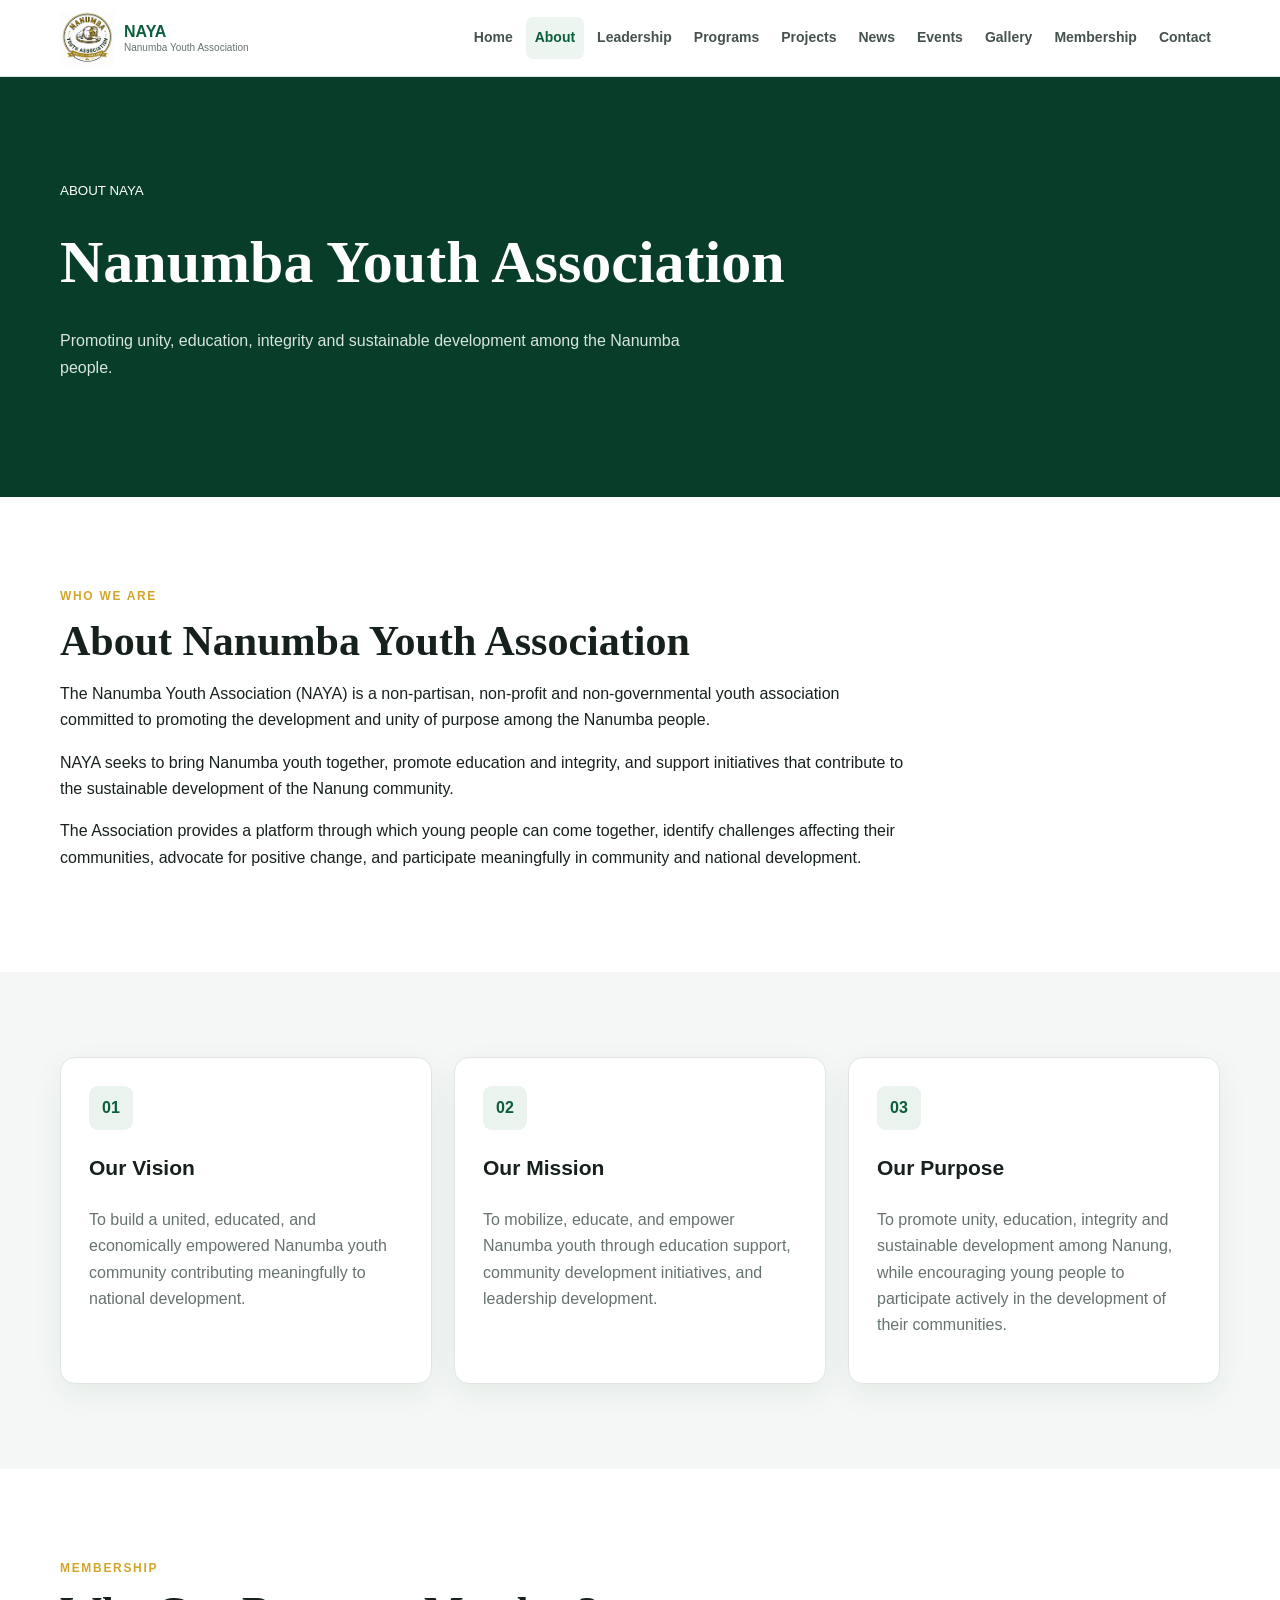
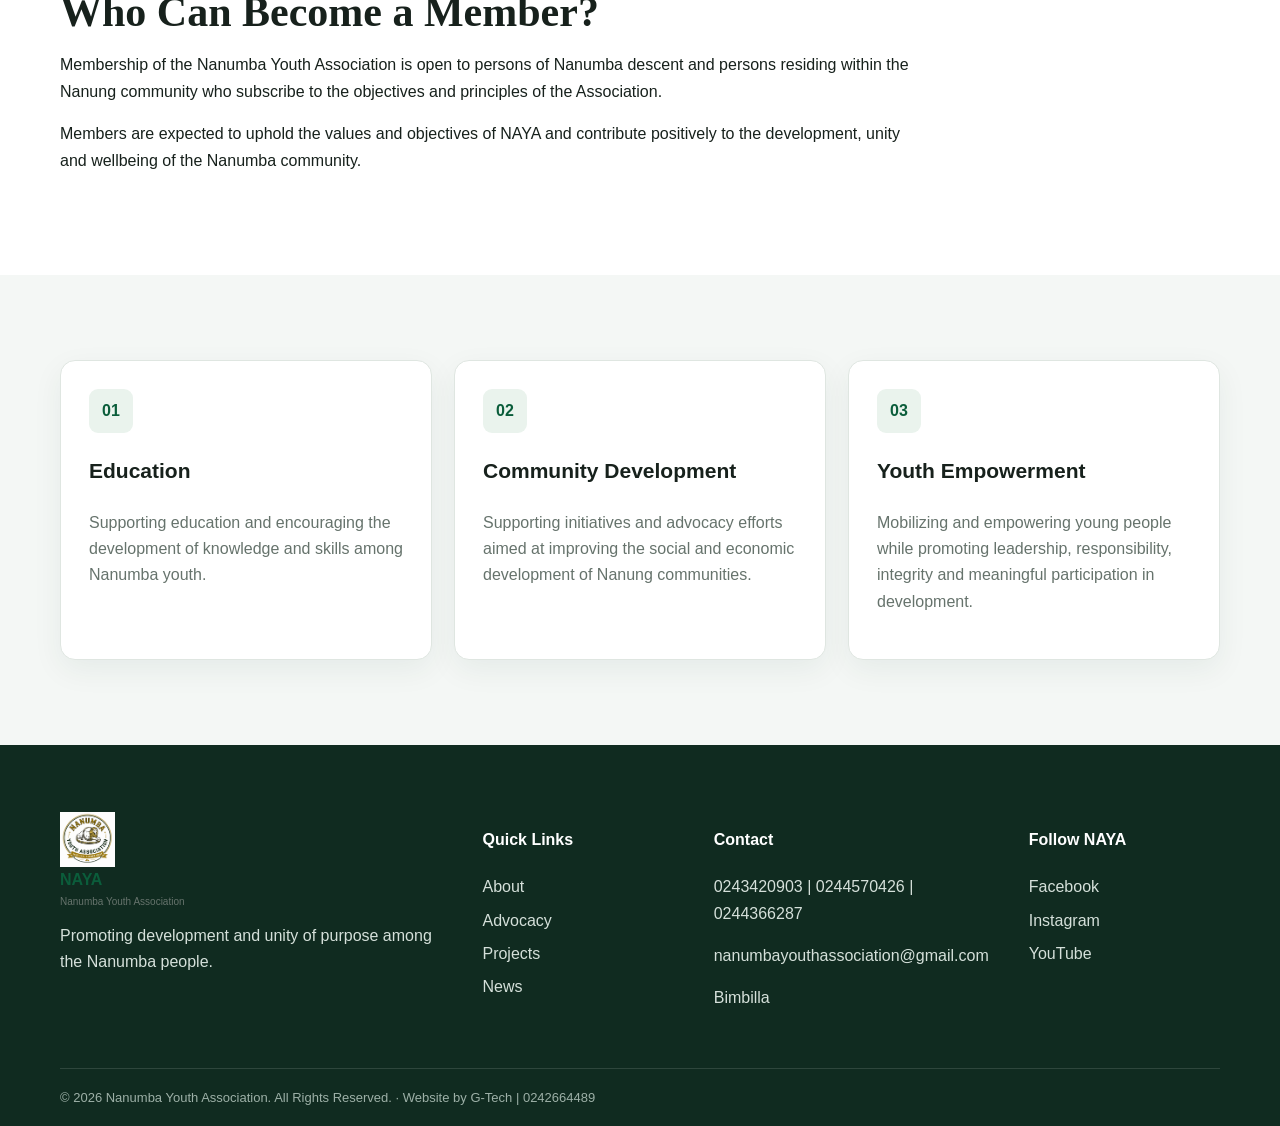
<file: about.html>
<!doctype html>
<html lang="en">
  <head>
    <meta charset="utf-8" />
    <meta name="viewport" content="width=device-width,initial-scale=1" />
    <title>About | Nanumba Youth Association (NAYA)</title>
    <link rel="icon" href="assets/images/favicon.svg" />
    <link rel="stylesheet" href="assets/css/style.css" />
  </head>

  <body>
    <div id="header"></div>

    <main>
      <!-- PAGE HERO -->
      <section class="pagehero">
        <div class="wrap">
          <small>ABOUT NAYA</small>

          <h1>Nanumba Youth Association</h1>

          <p>
            Promoting unity, education, integrity and sustainable development
            among the Nanumba people.
          </p>
        </div>
      </section>

      <!-- ABOUT NAYA -->
      <section class="section">
        <div class="wrap">
          <div class="prose">
            <small>WHO WE ARE</small>

            <h2>About Nanumba Youth Association</h2>

            <p>
              The Nanumba Youth Association (NAYA) is a non-partisan, non-profit
              and non-governmental youth association committed to promoting the
              development and unity of purpose among the Nanumba people.
            </p>

            <p>
              NAYA seeks to bring Nanumba youth together, promote education and
              integrity, and support initiatives that contribute to the
              sustainable development of the Nanung community.
            </p>

            <p>
              The Association provides a platform through which young people can
              come together, identify challenges affecting their communities,
              advocate for positive change, and participate meaningfully in
              community and national development.
            </p>
          </div>
        </div>
      </section>

      <!-- VISION & MISSION -->
      <section class="section muted">
        <div class="wrap">
          <div class="grid3">
            <article class="card">
              <b>01</b>

              <h3>Our Vision</h3>

              <p>
                To build a united, educated, and economically empowered Nanumba
                youth community contributing meaningfully to national
                development.
              </p>
            </article>

            <article class="card">
              <b>02</b>

              <h3>Our Mission</h3>

              <p>
                To mobilize, educate, and empower Nanumba youth through
                education support, community development initiatives, and
                leadership development.
              </p>
            </article>

            <article class="card">
              <b>03</b>

              <h3>Our Purpose</h3>

              <p>
                To promote unity, education, integrity and sustainable
                development among Nanung, while encouraging young people to
                participate actively in the development of their communities.
              </p>
            </article>
          </div>
        </div>
      </section>

      <!-- MEMBERSHIP -->
      <section class="section">
        <div class="wrap">
          <div class="prose">
            <small>MEMBERSHIP</small>

            <h2>Who Can Become a Member?</h2>

            <p>
              Membership of the Nanumba Youth Association is open to persons of
              Nanumba descent and persons residing within the Nanung community
              who subscribe to the objectives and principles of the Association.
            </p>

            <p>
              Members are expected to uphold the values and objectives of NAYA
              and contribute positively to the development, unity and wellbeing
              of the Nanumba community.
            </p>
          </div>
        </div>
      </section>

      <!-- OUR FOCUS -->
      <section class="section muted">
        <div class="wrap">
          <div class="grid3">
            <article class="card">
              <b>01</b>

              <h3>Education</h3>

              <p>
                Supporting education and encouraging the development of
                knowledge and skills among Nanumba youth.
              </p>
            </article>

            <article class="card">
              <b>02</b>

              <h3>Community Development</h3>

              <p>
                Supporting initiatives and advocacy efforts aimed at improving
                the social and economic development of Nanung communities.
              </p>
            </article>

            <article class="card">
              <b>03</b>

              <h3>Youth Empowerment</h3>

              <p>
                Mobilizing and empowering young people while promoting
                leadership, responsibility, integrity and meaningful
                participation in development.
              </p>
            </article>
          </div>
        </div>
      </section>
    </main>

    <div id="footer"></div>

    <script src="assets/js/script.js"></script>
  </body>
</html>
</file>
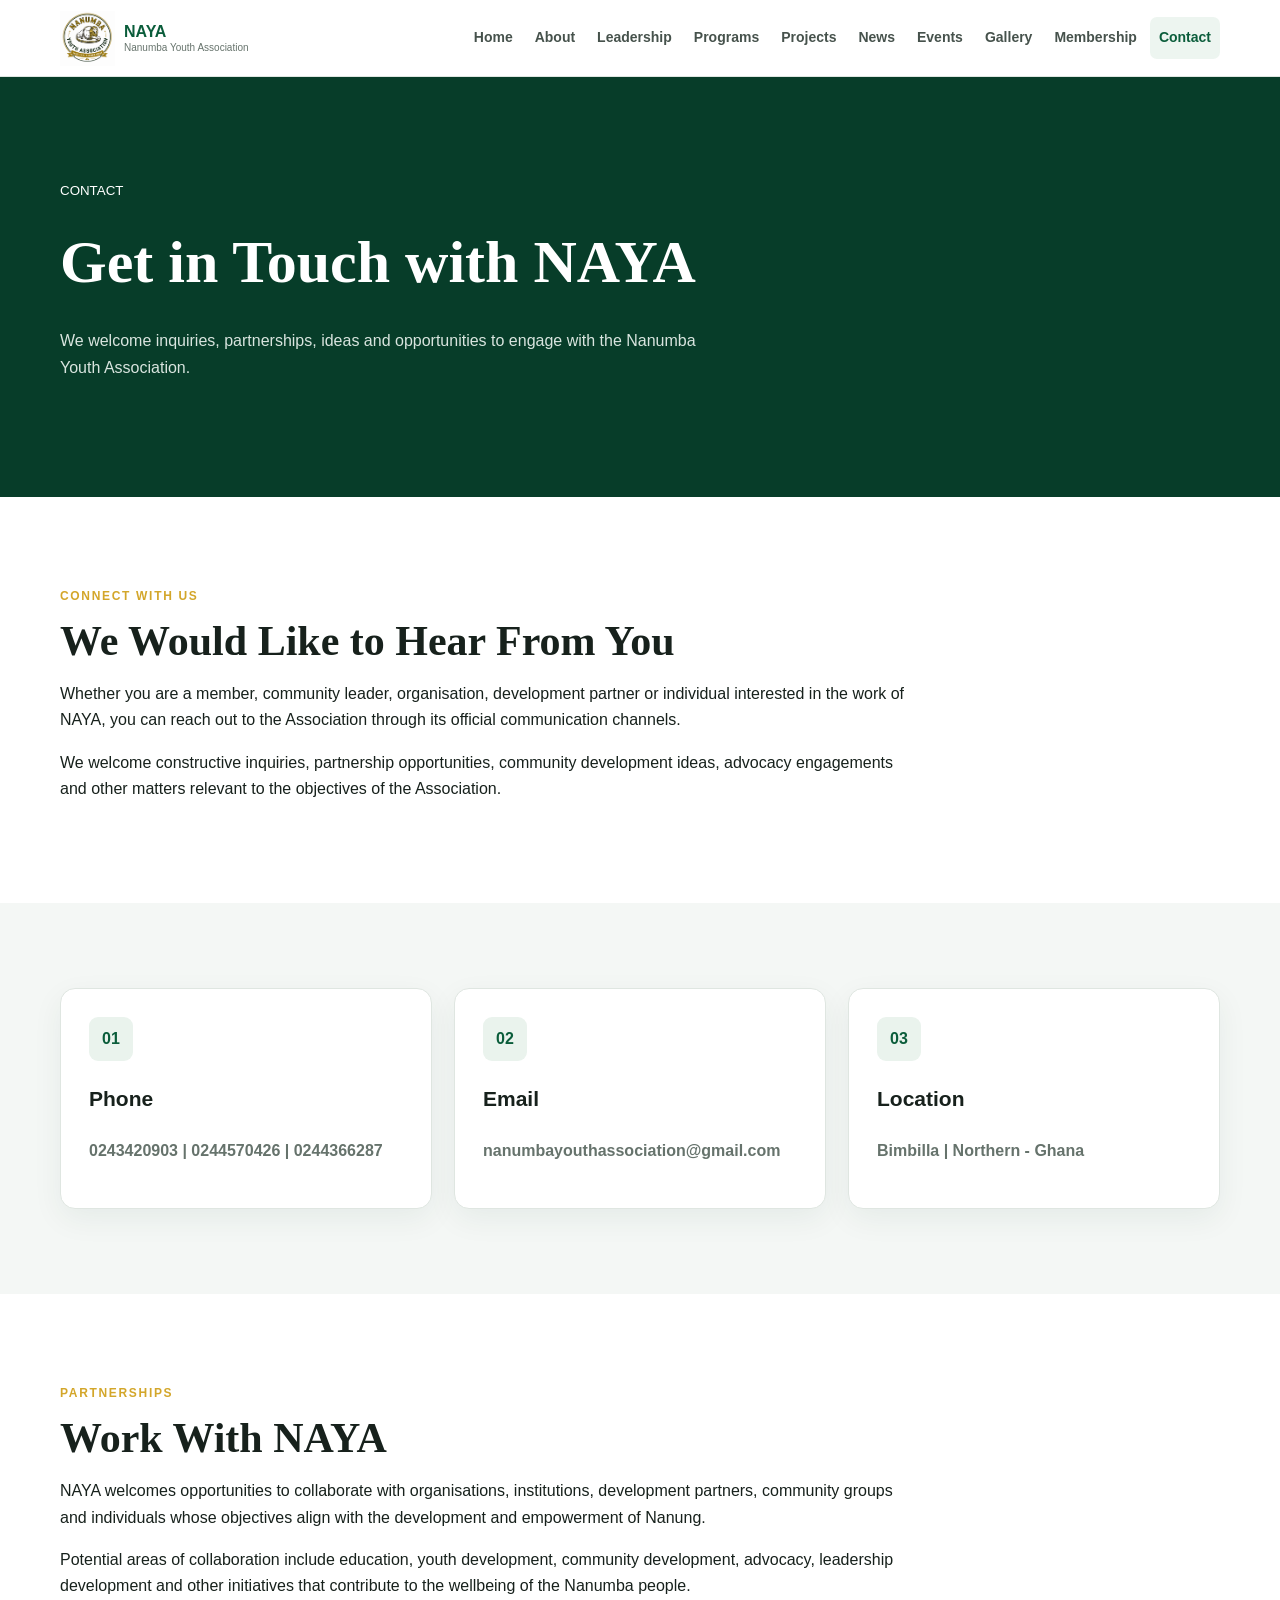
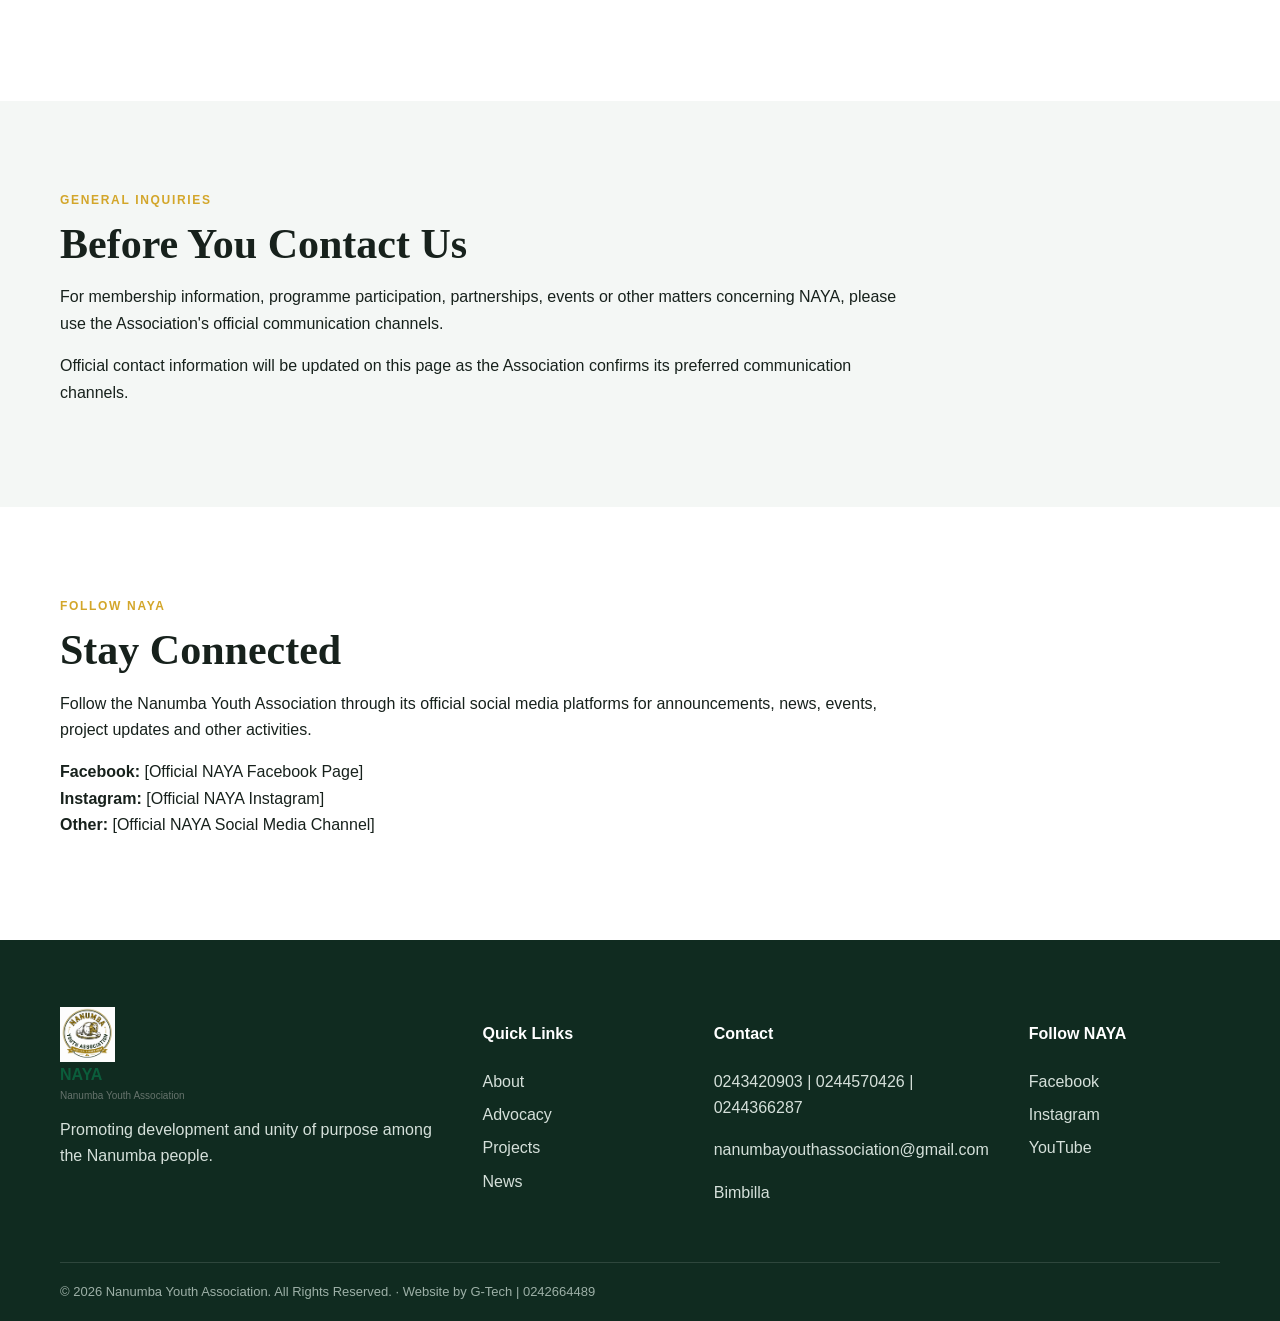
<file: contact.html>
<!doctype html>
<html lang="en">
  <head>
    <meta charset="utf-8" />
    <meta name="viewport" content="width=device-width,initial-scale=1" />

    <title>Contact NAYA | Nanumba Youth Association</title>

    <link rel="icon" href="assets/images/favicon.svg" />
    <link rel="stylesheet" href="assets/css/style.css" />
  </head>

  <body>
    <div id="header"></div>

    <main>
      <!-- PAGE HERO -->
      <section class="pagehero">
        <div class="wrap">
          <small>CONTACT</small>

          <h1>Get in Touch with NAYA</h1>

          <p>
            We welcome inquiries, partnerships, ideas and opportunities to
            engage with the Nanumba Youth Association.
          </p>
        </div>
      </section>

      <!-- CONTACT INTRODUCTION -->
      <section class="section">
        <div class="wrap">
          <div class="prose">
            <small>CONNECT WITH US</small>

            <h2>We Would Like to Hear From You</h2>

            <p>
              Whether you are a member, community leader, organisation,
              development partner or individual interested in the work of NAYA,
              you can reach out to the Association through its official
              communication channels.
            </p>

            <p>
              We welcome constructive inquiries, partnership opportunities,
              community development ideas, advocacy engagements and other
              matters relevant to the objectives of the Association.
            </p>
          </div>
        </div>
      </section>

      <!-- CONTACT DETAILS -->
      <section class="section muted">
        <div class="wrap">
          <div class="grid3">
            <!-- PHONE -->
            <article class="card">
              <b>01</b>

              <h3>Phone</h3>

              <p>
                <strong>0243420903 | 0244570426 | 0244366287</strong>
              </p>
            </article>

            <!-- EMAIL -->
            <article class="card">
              <b>02</b>

              <h3>Email</h3>

              <p>
                <strong>nanumbayouthassociation@gmail.com</strong>
              </p>
            </article>

            <!-- LOCATION -->
            <article class="card">
              <b>03</b>

              <h3>Location</h3>
          
              <p>
                <strong>Bimbilla | Northern - Ghana</strong>
              </p>
            </article>
          </div>
        </div>
      </section>

      <!-- PARTNERSHIPS -->
      <section class="section">
        <div class="wrap">
          <div class="prose">
            <small>PARTNERSHIPS</small>

            <h2>Work With NAYA</h2>

            <p>
              NAYA welcomes opportunities to collaborate with organisations,
              institutions, development partners, community groups and
              individuals whose objectives align with the development and
              empowerment of Nanung.
            </p>

            <p>
              Potential areas of collaboration include education, youth
              development, community development, advocacy, leadership
              development and other initiatives that contribute to the wellbeing
              of the Nanumba people.
            </p>
          </div>
        </div>
      </section>

      <!-- GENERAL INQUIRIES -->
      <section class="section muted">
        <div class="wrap">
          <div class="prose">
            <small>GENERAL INQUIRIES</small>

            <h2>Before You Contact Us</h2>

            <p>
              For membership information, programme participation, partnerships,
              events or other matters concerning NAYA, please use the
              Association's official communication channels.
            </p>

            <p>
              Official contact information will be updated on this page as the
              Association confirms its preferred communication channels.
            </p>
          </div>
        </div>
      </section>

      <!-- SOCIAL MEDIA -->
      <section class="section">
        <div class="wrap">
          <div class="prose">
            <small>FOLLOW NAYA</small>

            <h2>Stay Connected</h2>

            <p>
              Follow the Nanumba Youth Association through its official social
              media platforms for announcements, news, events, project updates
              and other activities.
            </p>

            <p>
              <strong>Facebook:</strong> [Official NAYA Facebook Page]
              <br />

              <strong>Instagram:</strong> [Official NAYA Instagram]
              <br />

              <strong>Other:</strong> [Official NAYA Social Media Channel]
            </p>
          </div>
        </div>
      </section>
    </main>

    <div id="footer"></div>

    <script src="assets/js/script.js"></script>
  </body>
</html>
</file>
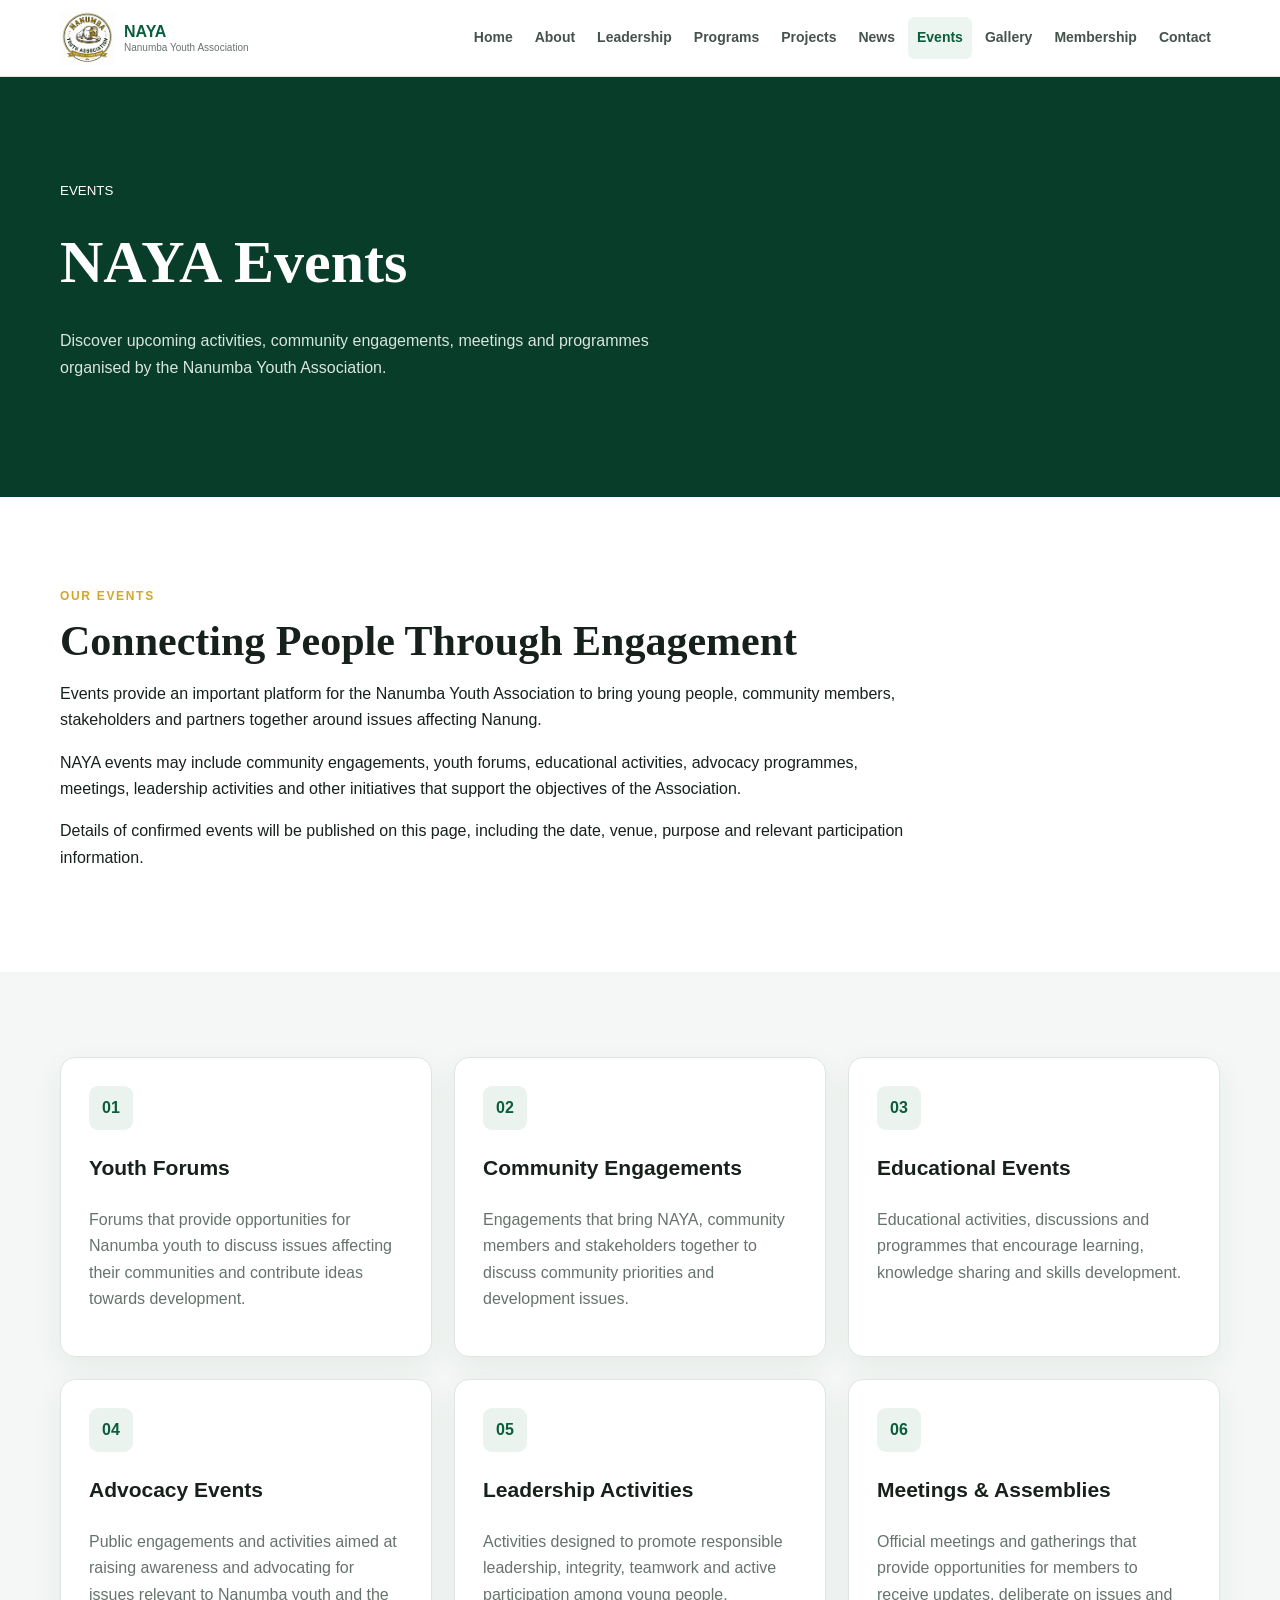
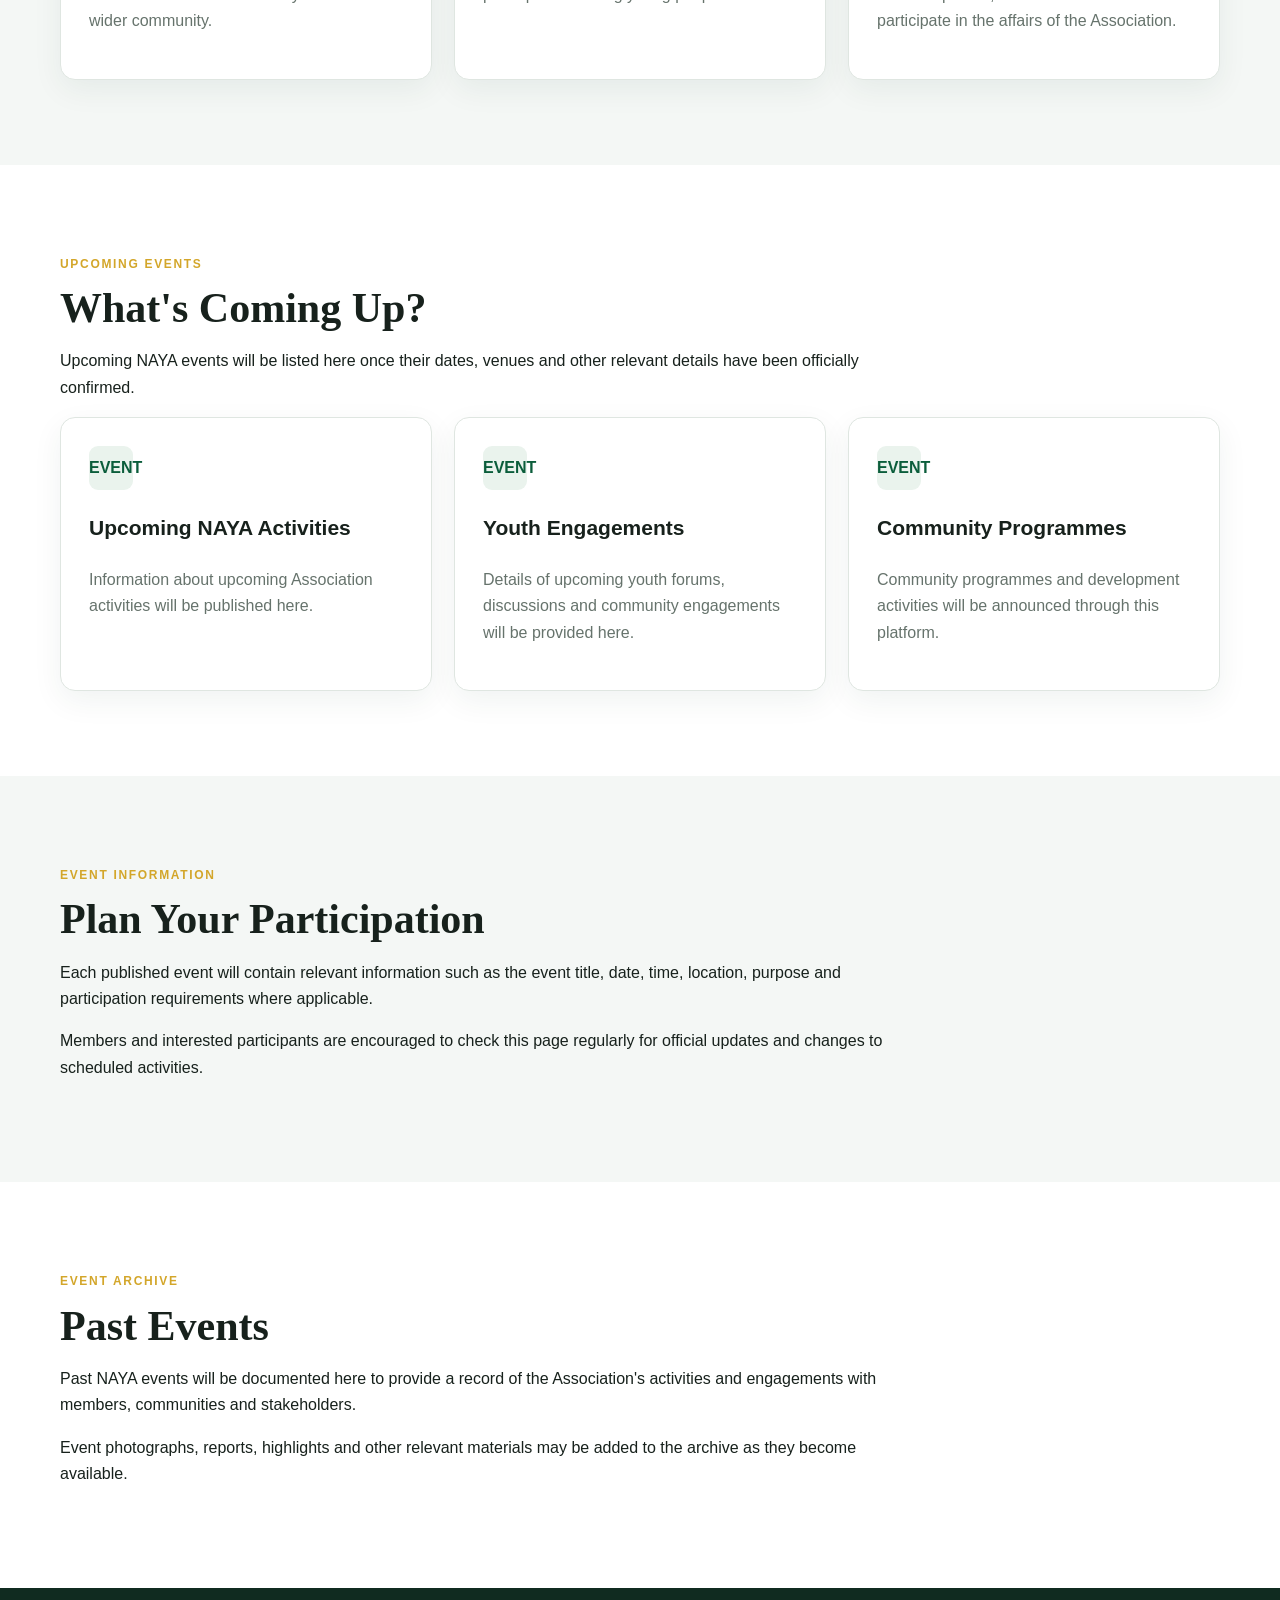
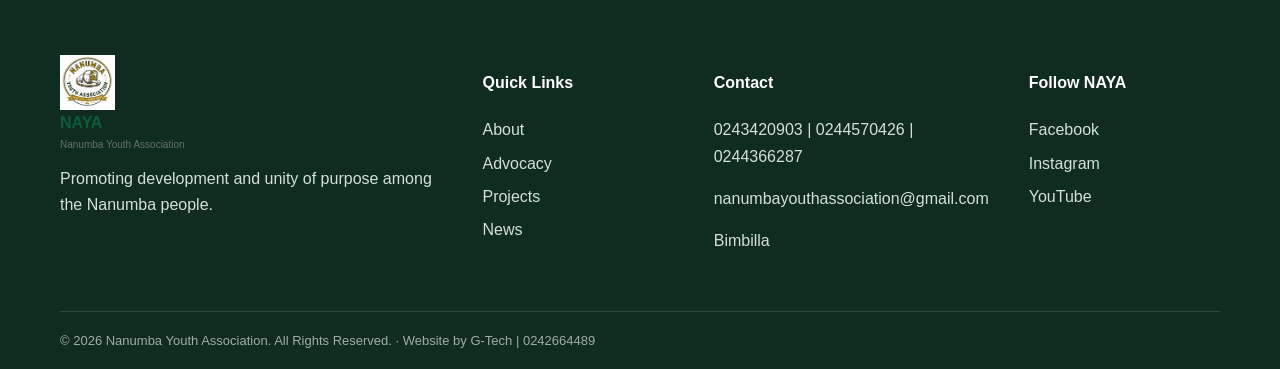
<file: events.html>
<!doctype html>
<html lang="en">
  <head>
    <meta charset="utf-8" />
    <meta name="viewport" content="width=device-width,initial-scale=1" />

    <title>Events | Nanumba Youth Association (NAYA)</title>

    <link rel="icon" href="assets/images/favicon.svg" />
    <link rel="stylesheet" href="assets/css/style.css" />
  </head>

  <body>
    <div id="header"></div>

    <main>
      <!-- PAGE HERO -->
      <section class="pagehero">
        <div class="wrap">
          <small>EVENTS</small>

          <h1>NAYA Events</h1>

          <p>
            Discover upcoming activities, community engagements, meetings and
            programmes organised by the Nanumba Youth Association.
          </p>
        </div>
      </section>

      <!-- INTRODUCTION -->
      <section class="section">
        <div class="wrap">
          <div class="prose">
            <small>OUR EVENTS</small>

            <h2>Connecting People Through Engagement</h2>

            <p>
              Events provide an important platform for the Nanumba Youth
              Association to bring young people, community members, stakeholders
              and partners together around issues affecting Nanung.
            </p>

            <p>
              NAYA events may include community engagements, youth forums,
              educational activities, advocacy programmes, meetings, leadership
              activities and other initiatives that support the objectives of
              the Association.
            </p>

            <p>
              Details of confirmed events will be published on this page,
              including the date, venue, purpose and relevant participation
              information.
            </p>
          </div>
        </div>
      </section>

      <!-- EVENT CATEGORIES -->
      <section class="section muted">
        <div class="wrap">
          <div class="grid3">
            <!-- YOUTH FORUMS -->
            <article class="card">
              <b>01</b>

              <h3>Youth Forums</h3>

              <p>
                Forums that provide opportunities for Nanumba youth to discuss
                issues affecting their communities and contribute ideas towards
                development.
              </p>
            </article>

            <!-- COMMUNITY ENGAGEMENT -->
            <article class="card">
              <b>02</b>

              <h3>Community Engagements</h3>

              <p>
                Engagements that bring NAYA, community members and stakeholders
                together to discuss community priorities and development issues.
              </p>
            </article>

            <!-- EDUCATIONAL EVENTS -->
            <article class="card">
              <b>03</b>

              <h3>Educational Events</h3>

              <p>
                Educational activities, discussions and programmes that
                encourage learning, knowledge sharing and skills development.
              </p>
            </article>

            <!-- ADVOCACY -->
            <article class="card">
              <b>04</b>

              <h3>Advocacy Events</h3>

              <p>
                Public engagements and activities aimed at raising awareness and
                advocating for issues relevant to Nanumba youth and the wider
                community.
              </p>
            </article>

            <!-- LEADERSHIP -->
            <article class="card">
              <b>05</b>

              <h3>Leadership Activities</h3>

              <p>
                Activities designed to promote responsible leadership,
                integrity, teamwork and active participation among young people.
              </p>
            </article>

            <!-- MEETINGS -->
            <article class="card">
              <b>06</b>

              <h3>Meetings & Assemblies</h3>

              <p>
                Official meetings and gatherings that provide opportunities for
                members to receive updates, deliberate on issues and participate
                in the affairs of the Association.
              </p>
            </article>
          </div>
        </div>
      </section>

      <!-- UPCOMING EVENTS -->
      <section class="section">
        <div class="wrap">
          <div class="prose">
            <small>UPCOMING EVENTS</small>

            <h2>What's Coming Up?</h2>

            <p>
              Upcoming NAYA events will be listed here once their dates, venues
              and other relevant details have been officially confirmed.
            </p>
          </div>

          <div class="grid3">
            <article class="card">
              <b>EVENT</b>

              <h3>Upcoming NAYA Activities</h3>

              <p>
                Information about upcoming Association activities will be
                published here.
              </p>
            </article>

            <article class="card">
              <b>EVENT</b>

              <h3>Youth Engagements</h3>

              <p>
                Details of upcoming youth forums, discussions and community
                engagements will be provided here.
              </p>
            </article>

            <article class="card">
              <b>EVENT</b>

              <h3>Community Programmes</h3>

              <p>
                Community programmes and development activities will be
                announced through this platform.
              </p>
            </article>
          </div>
        </div>
      </section>

      <!-- EVENT INFORMATION -->
      <section class="section muted">
        <div class="wrap">
          <div class="prose">
            <small>EVENT INFORMATION</small>

            <h2>Plan Your Participation</h2>

            <p>
              Each published event will contain relevant information such as the
              event title, date, time, location, purpose and participation
              requirements where applicable.
            </p>

            <p>
              Members and interested participants are encouraged to check this
              page regularly for official updates and changes to scheduled
              activities.
            </p>
          </div>
        </div>
      </section>

      <!-- EVENT ARCHIVE -->
      <section class="section">
        <div class="wrap">
          <div class="prose">
            <small>EVENT ARCHIVE</small>

            <h2>Past Events</h2>

            <p>
              Past NAYA events will be documented here to provide a record of
              the Association's activities and engagements with members,
              communities and stakeholders.
            </p>

            <p>
              Event photographs, reports, highlights and other relevant
              materials may be added to the archive as they become available.
            </p>
          </div>
        </div>
      </section>
    </main>

    <div id="footer"></div>

    <script src="assets/js/script.js"></script>
  </body>
</html>
</file>
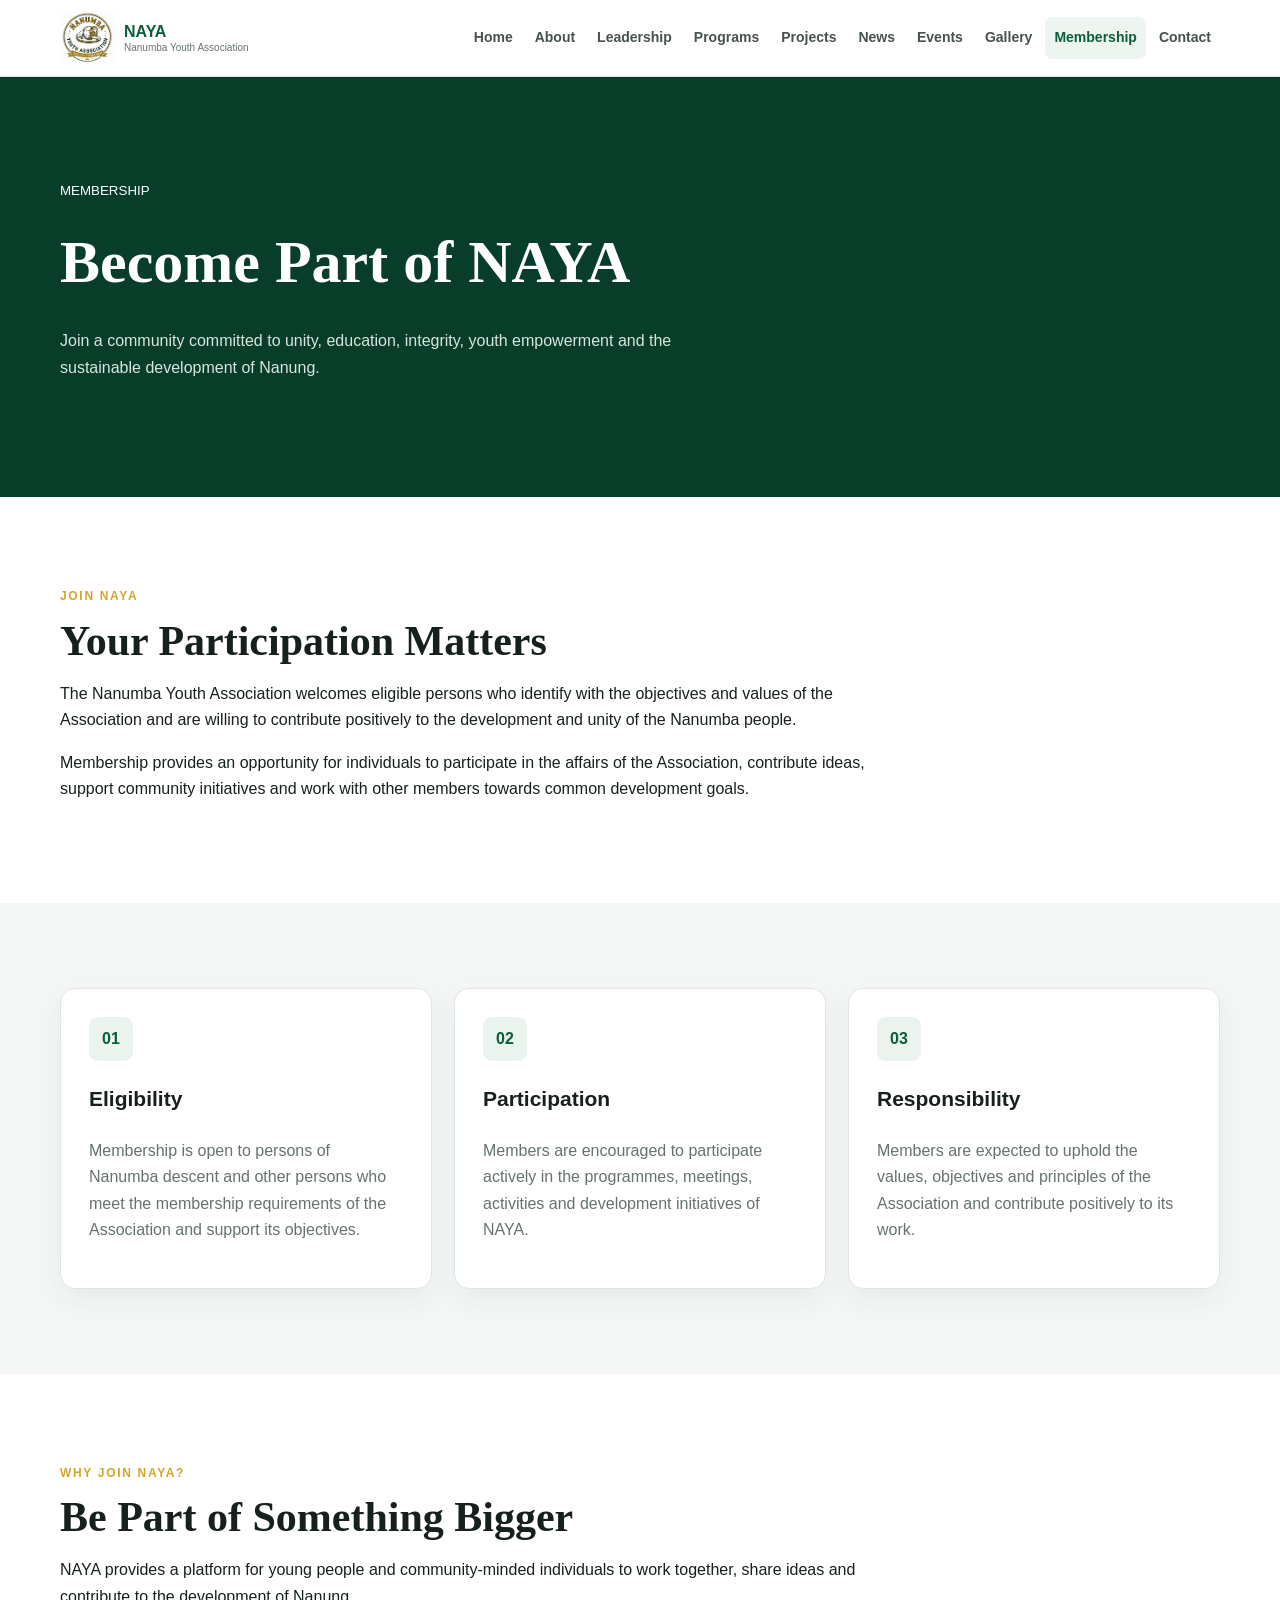
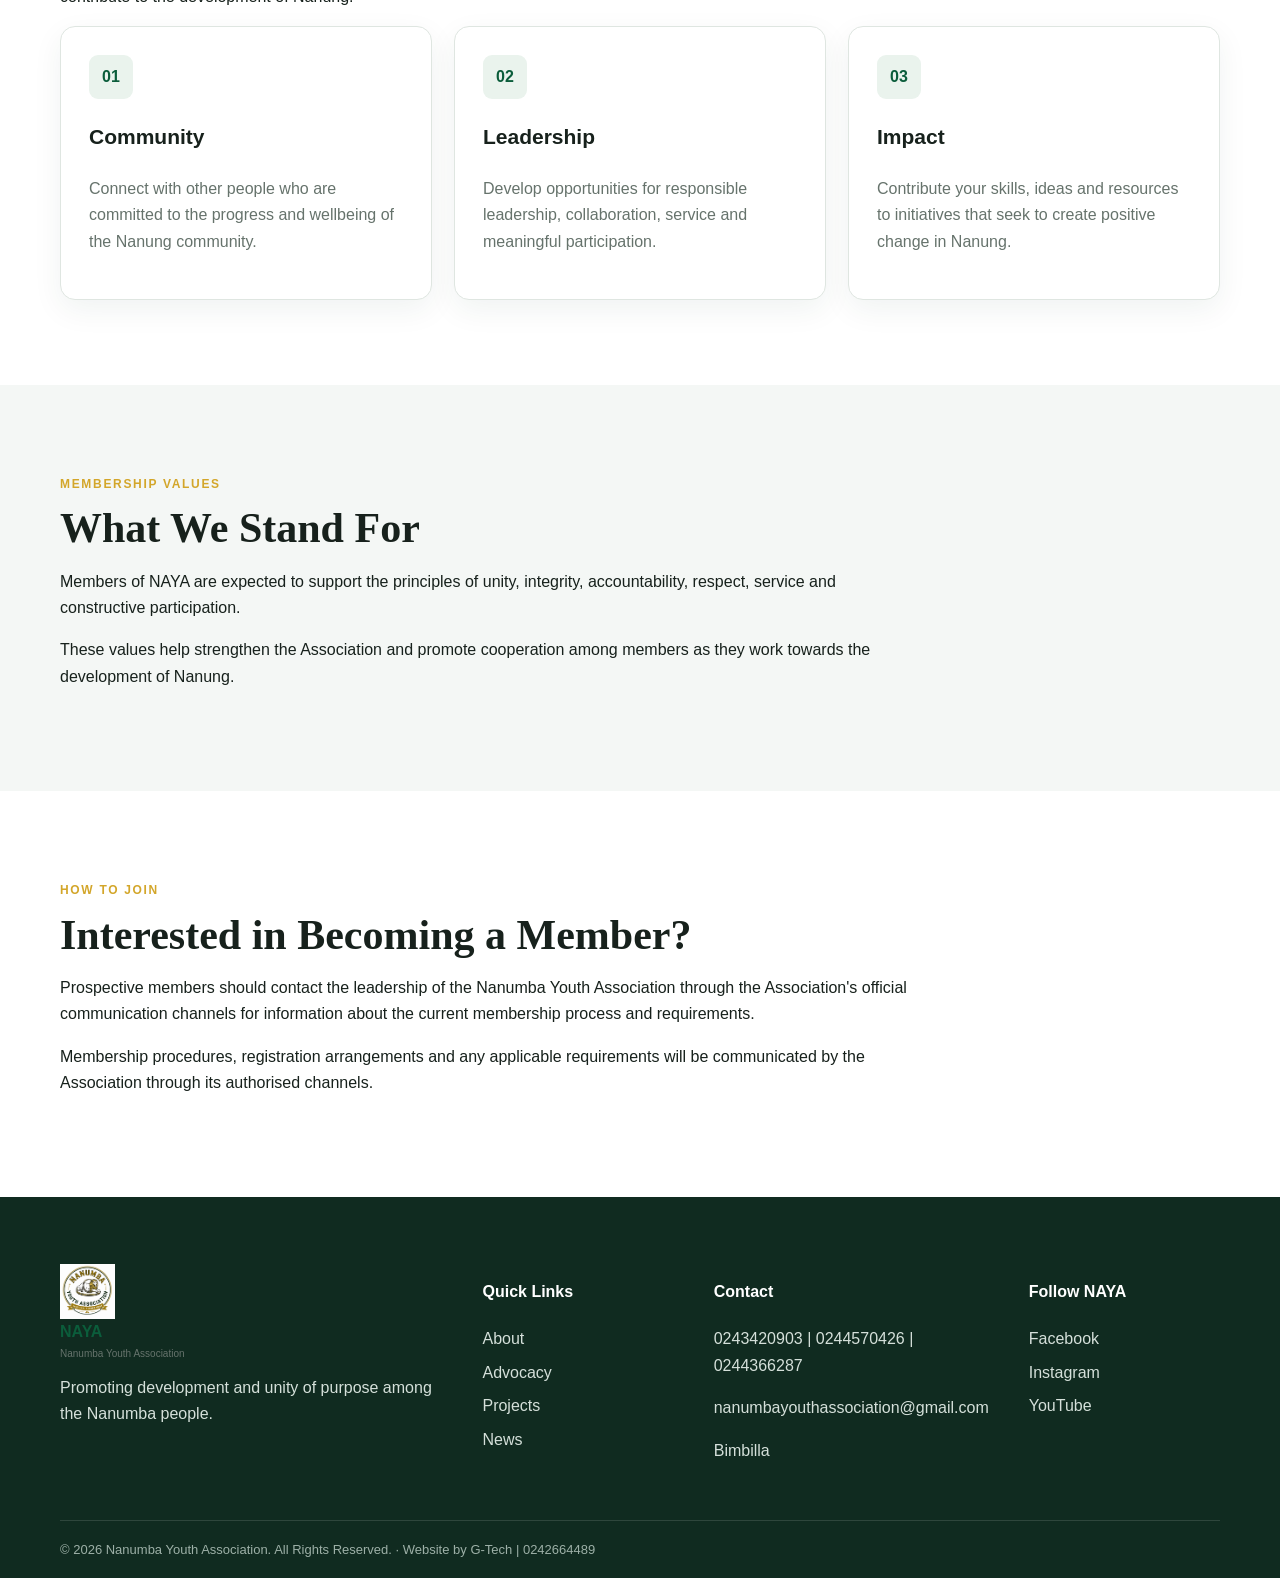
<file: membership.html>
<!doctype html>
<html lang="en">
  <head>
    <meta charset="utf-8" />
    <meta name="viewport" content="width=device-width,initial-scale=1" />

    <title>Membership | Nanumba Youth Association (NAYA)</title>

    <link rel="icon" href="assets/images/favicon.svg" />
    <link rel="stylesheet" href="assets/css/style.css" />
  </head>

  <body>
    <div id="header"></div>

    <main>
      <!-- PAGE HERO -->
      <section class="pagehero">
        <div class="wrap">
          <small>MEMBERSHIP</small>

          <h1>Become Part of NAYA</h1>

          <p>
            Join a community committed to unity, education, integrity, youth
            empowerment and the sustainable development of Nanung.
          </p>
        </div>
      </section>

      <!-- MEMBERSHIP INTRODUCTION -->
      <section class="section">
        <div class="wrap">
          <div class="prose">
            <small>JOIN NAYA</small>

            <h2>Your Participation Matters</h2>

            <p>
              The Nanumba Youth Association welcomes eligible persons who
              identify with the objectives and values of the Association and are
              willing to contribute positively to the development and unity of
              the Nanumba people.
            </p>

            <p>
              Membership provides an opportunity for individuals to participate
              in the affairs of the Association, contribute ideas, support
              community initiatives and work with other members towards common
              development goals.
            </p>
          </div>
        </div>
      </section>

      <!-- ELIGIBILITY -->
      <section class="section muted">
        <div class="wrap">
          <div class="grid3">
            <article class="card">
              <b>01</b>

              <h3>Eligibility</h3>

              <p>
                Membership is open to persons of Nanumba descent and other
                persons who meet the membership requirements of the Association
                and support its objectives.
              </p>
            </article>

            <article class="card">
              <b>02</b>

              <h3>Participation</h3>

              <p>
                Members are encouraged to participate actively in the
                programmes, meetings, activities and development initiatives of
                NAYA.
              </p>
            </article>

            <article class="card">
              <b>03</b>

              <h3>Responsibility</h3>

              <p>
                Members are expected to uphold the values, objectives and
                principles of the Association and contribute positively to its
                work.
              </p>
            </article>
          </div>
        </div>
      </section>

      <!-- WHY JOIN -->
      <section class="section">
        <div class="wrap">
          <div class="prose">
            <small>WHY JOIN NAYA?</small>

            <h2>Be Part of Something Bigger</h2>

            <p>
              NAYA provides a platform for young people and community-minded
              individuals to work together, share ideas and contribute to the
              development of Nanung.
            </p>
          </div>

          <div class="grid3">
            <article class="card">
              <b>01</b>

              <h3>Community</h3>

              <p>
                Connect with other people who are committed to the progress and
                wellbeing of the Nanung community.
              </p>
            </article>

            <article class="card">
              <b>02</b>

              <h3>Leadership</h3>

              <p>
                Develop opportunities for responsible leadership, collaboration,
                service and meaningful participation.
              </p>
            </article>

            <article class="card">
              <b>03</b>

              <h3>Impact</h3>

              <p>
                Contribute your skills, ideas and resources to initiatives that
                seek to create positive change in Nanung.
              </p>
            </article>
          </div>
        </div>
      </section>

      <!-- MEMBERSHIP VALUES -->
      <section class="section muted">
        <div class="wrap">
          <div class="prose">
            <small>MEMBERSHIP VALUES</small>

            <h2>What We Stand For</h2>

            <p>
              Members of NAYA are expected to support the principles of unity,
              integrity, accountability, respect, service and constructive
              participation.
            </p>

            <p>
              These values help strengthen the Association and promote
              cooperation among members as they work towards the development of
              Nanung.
            </p>
          </div>
        </div>
      </section>

      <!-- HOW TO JOIN -->
      <section class="section">
        <div class="wrap">
          <div class="prose">
            <small>HOW TO JOIN</small>

            <h2>Interested in Becoming a Member?</h2>

            <p>
              Prospective members should contact the leadership of the Nanumba
              Youth Association through the Association's official communication
              channels for information about the current membership process and
              requirements.
            </p>

            <p>
              Membership procedures, registration arrangements and any
              applicable requirements will be communicated by the Association
              through its authorised channels.
            </p>
          </div>
        </div>
      </section>
    </main>

    <div id="footer"></div>

    <script src="assets/js/script.js"></script>
  </body>
</html>
</file>
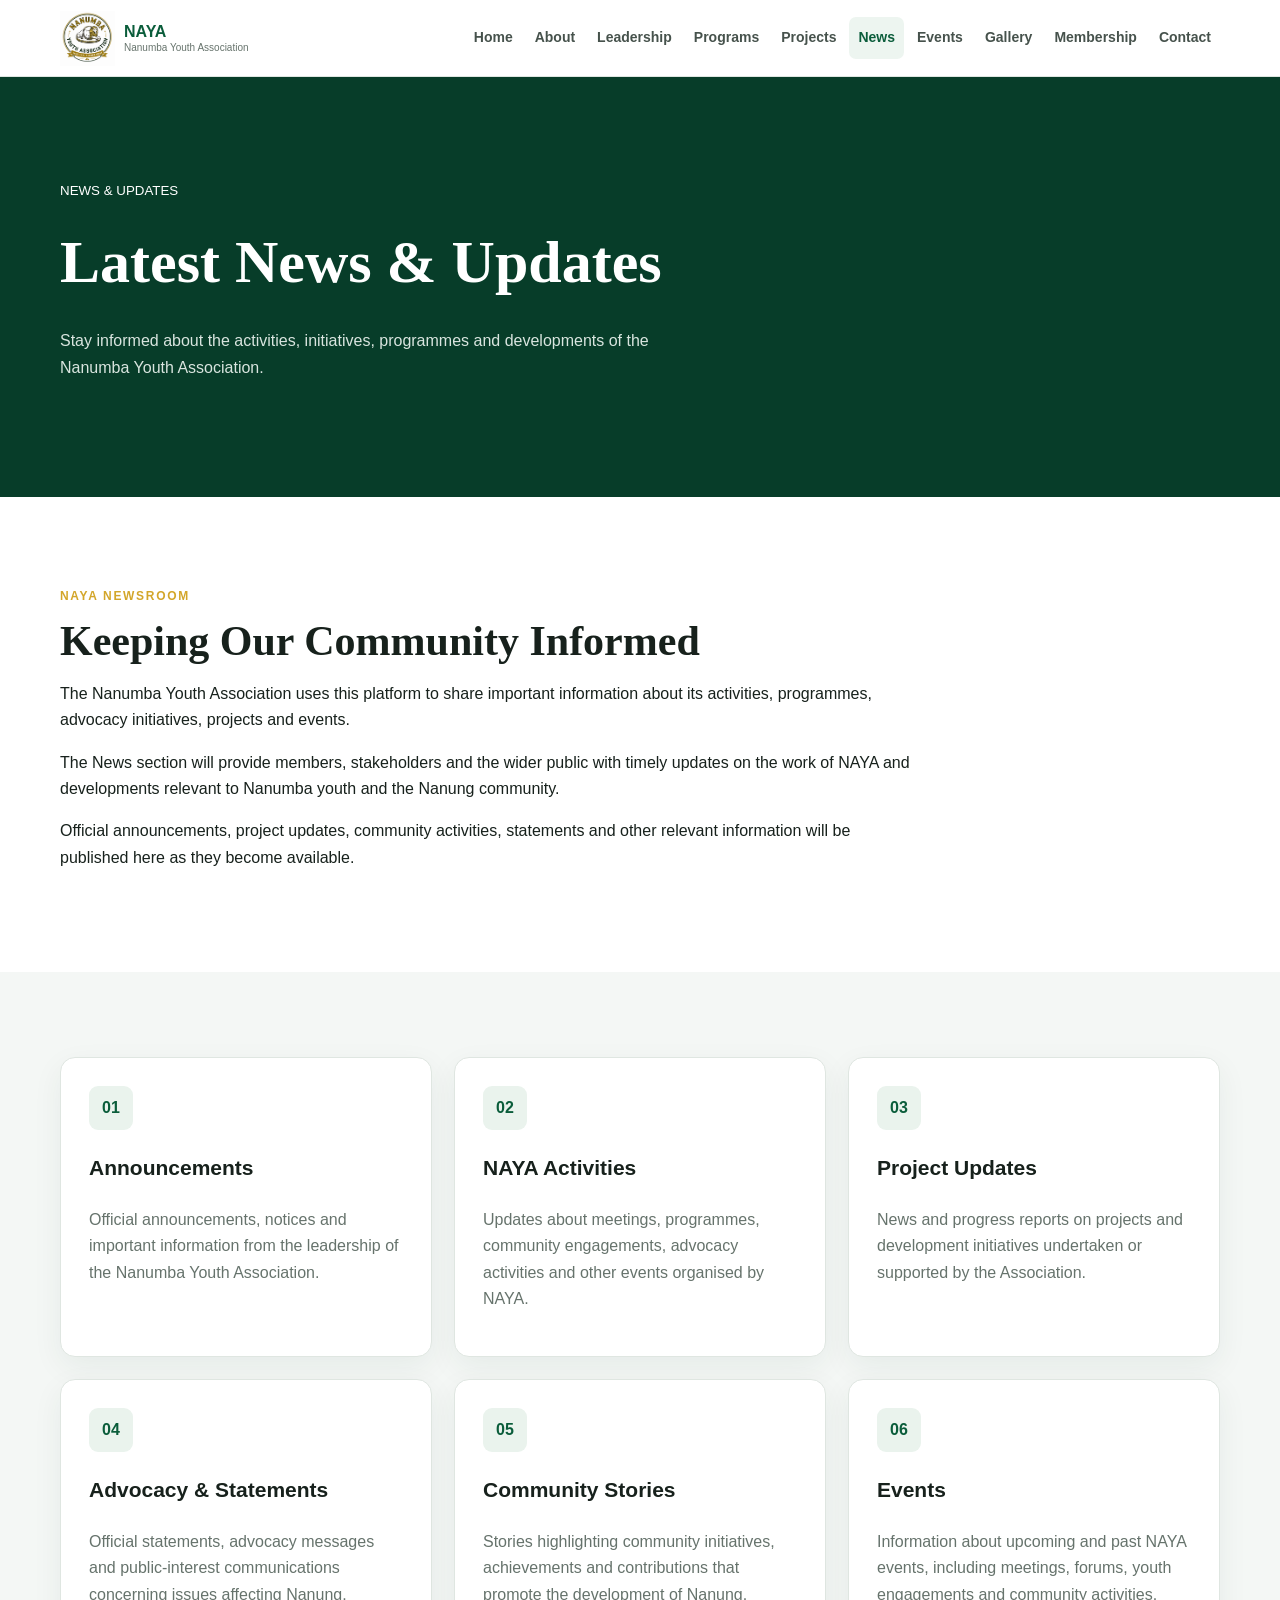
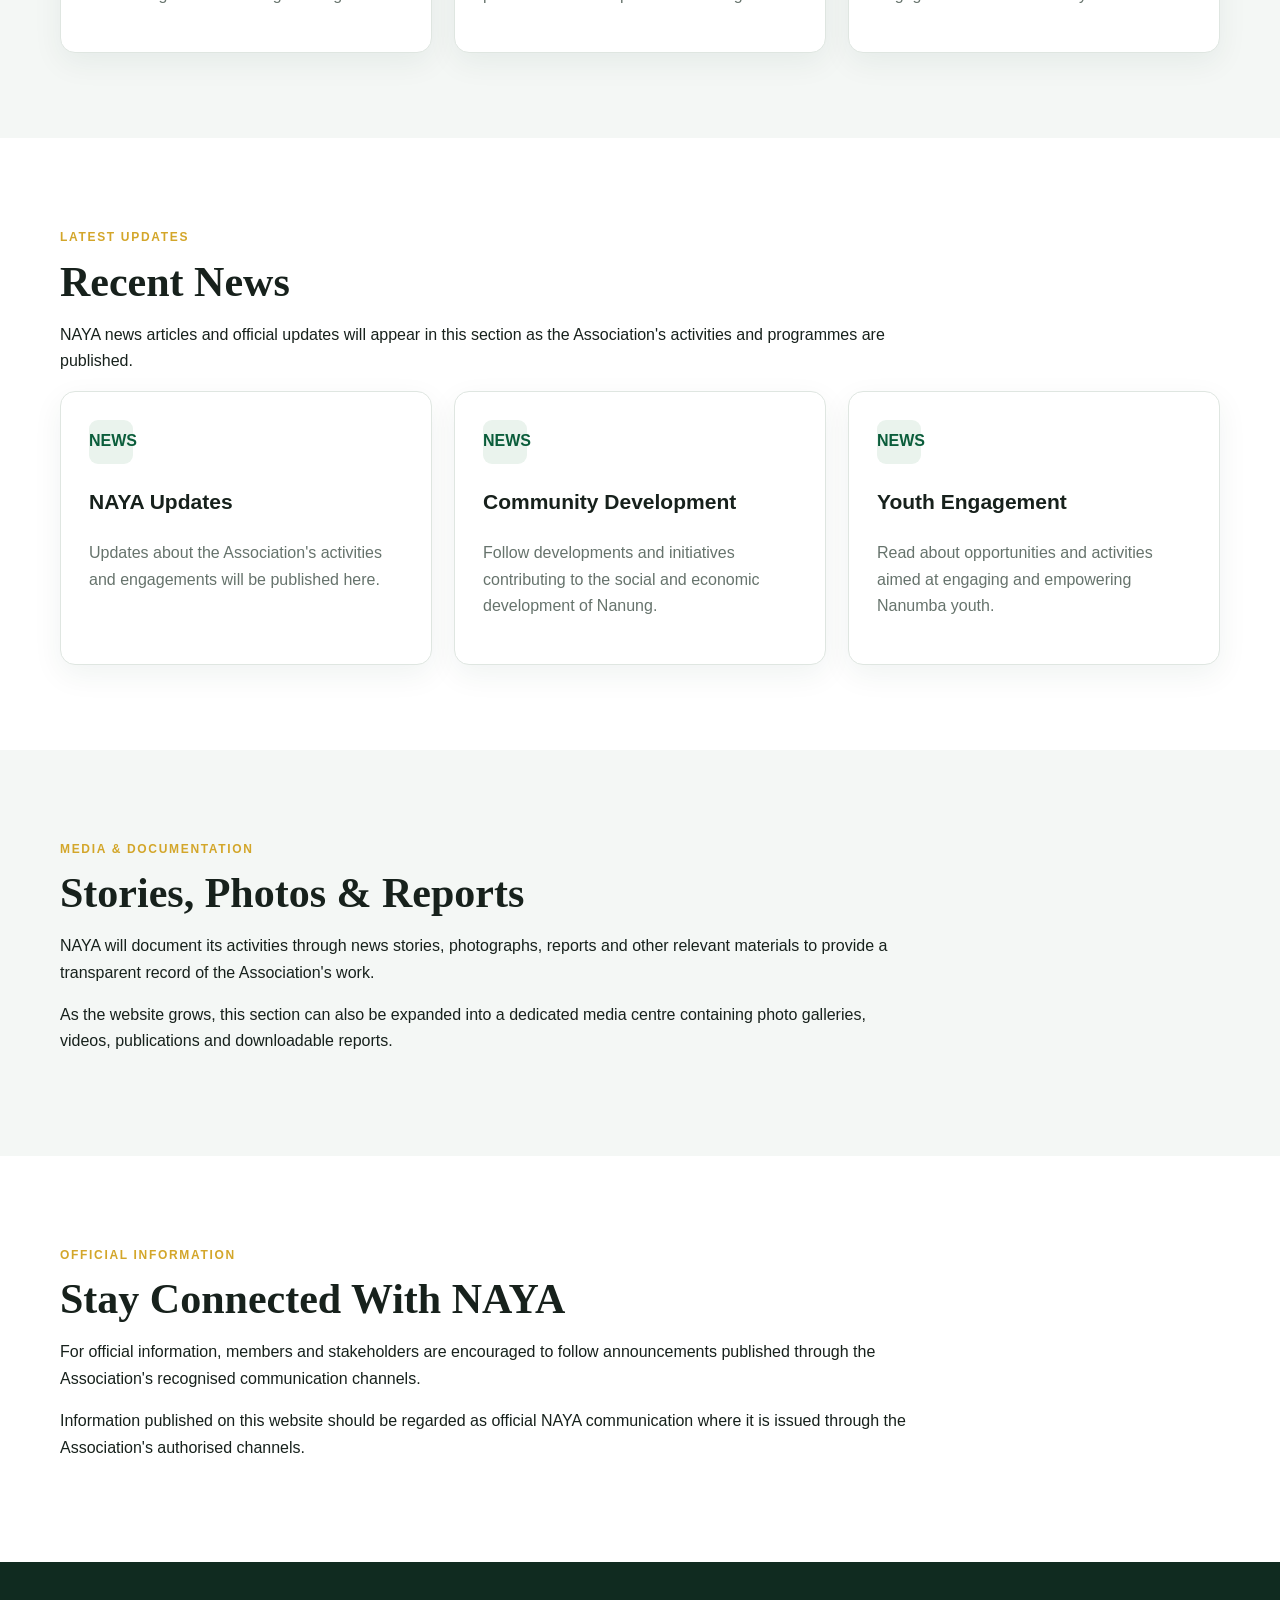
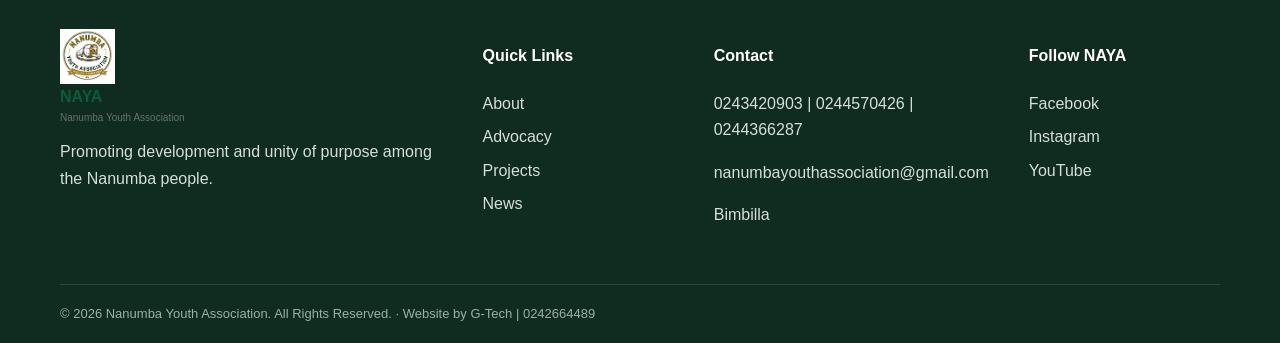
<file: news.html>
<!doctype html>
<html lang="en">
  <head>
    <meta charset="utf-8" />
    <meta name="viewport" content="width=device-width,initial-scale=1" />

    <title>News & Updates | Nanumba Youth Association (NAYA)</title>

    <link rel="icon" href="assets/images/favicon.svg" />
    <link rel="stylesheet" href="assets/css/style.css" />
  </head>

  <body>
    <div id="header"></div>

    <main>
      <!-- PAGE HERO -->
      <section class="pagehero">
        <div class="wrap">
          <small>NEWS & UPDATES</small>

          <h1>Latest News & Updates</h1>

          <p>
            Stay informed about the activities, initiatives, programmes and
            developments of the Nanumba Youth Association.
          </p>
        </div>
      </section>

      <!-- INTRODUCTION -->
      <section class="section">
        <div class="wrap">
          <div class="prose">
            <small>NAYA NEWSROOM</small>

            <h2>Keeping Our Community Informed</h2>

            <p>
              The Nanumba Youth Association uses this platform to share
              important information about its activities, programmes, advocacy
              initiatives, projects and events.
            </p>

            <p>
              The News section will provide members, stakeholders and the wider
              public with timely updates on the work of NAYA and developments
              relevant to Nanumba youth and the Nanung community.
            </p>

            <p>
              Official announcements, project updates, community activities,
              statements and other relevant information will be published here
              as they become available.
            </p>
          </div>
        </div>
      </section>

      <!-- NEWS CATEGORIES -->
      <section class="section muted">
        <div class="wrap">
          <div class="grid3">
            <!-- ANNOUNCEMENTS -->
            <article class="card">
              <b>01</b>

              <h3>Announcements</h3>

              <p>
                Official announcements, notices and important information from
                the leadership of the Nanumba Youth Association.
              </p>
            </article>

            <!-- ACTIVITIES -->
            <article class="card">
              <b>02</b>

              <h3>NAYA Activities</h3>

              <p>
                Updates about meetings, programmes, community engagements,
                advocacy activities and other events organised by NAYA.
              </p>
            </article>

            <!-- PROJECT UPDATES -->
            <article class="card">
              <b>03</b>

              <h3>Project Updates</h3>

              <p>
                News and progress reports on projects and development
                initiatives undertaken or supported by the Association.
              </p>
            </article>

            <!-- ADVOCACY -->
            <article class="card">
              <b>04</b>

              <h3>Advocacy & Statements</h3>

              <p>
                Official statements, advocacy messages and public-interest
                communications concerning issues affecting Nanung.
              </p>
            </article>

            <!-- COMMUNITY -->
            <article class="card">
              <b>05</b>

              <h3>Community Stories</h3>

              <p>
                Stories highlighting community initiatives, achievements and
                contributions that promote the development of Nanung.
              </p>
            </article>

            <!-- EVENTS -->
            <article class="card">
              <b>06</b>

              <h3>Events</h3>

              <p>
                Information about upcoming and past NAYA events, including
                meetings, forums, youth engagements and community activities.
              </p>
            </article>
          </div>
        </div>
      </section>

      <!-- LATEST UPDATES -->
      <section class="section">
        <div class="wrap">
          <div class="prose">
            <small>LATEST UPDATES</small>

            <h2>Recent News</h2>

            <p>
              NAYA news articles and official updates will appear in this
              section as the Association's activities and programmes are
              published.
            </p>
          </div>

          <div class="grid3">
            <article class="card">
              <b>NEWS</b>

              <h3>NAYA Updates</h3>

              <p>
                Updates about the Association's activities and engagements will
                be published here.
              </p>
            </article>

            <article class="card">
              <b>NEWS</b>

              <h3>Community Development</h3>

              <p>
                Follow developments and initiatives contributing to the social
                and economic development of Nanung.
              </p>
            </article>

            <article class="card">
              <b>NEWS</b>

              <h3>Youth Engagement</h3>

              <p>
                Read about opportunities and activities aimed at engaging and
                empowering Nanumba youth.
              </p>
            </article>
          </div>
        </div>
      </section>

      <!-- MEDIA & DOCUMENTATION -->
      <section class="section muted">
        <div class="wrap">
          <div class="prose">
            <small>MEDIA & DOCUMENTATION</small>

            <h2>Stories, Photos & Reports</h2>

            <p>
              NAYA will document its activities through news stories,
              photographs, reports and other relevant materials to provide a
              transparent record of the Association's work.
            </p>

            <p>
              As the website grows, this section can also be expanded into a
              dedicated media centre containing photo galleries, videos,
              publications and downloadable reports.
            </p>
          </div>
        </div>
      </section>

      <!-- OFFICIAL INFORMATION -->
      <section class="section">
        <div class="wrap">
          <div class="prose">
            <small>OFFICIAL INFORMATION</small>

            <h2>Stay Connected With NAYA</h2>

            <p>
              For official information, members and stakeholders are encouraged
              to follow announcements published through the Association's
              recognised communication channels.
            </p>

            <p>
              Information published on this website should be regarded as
              official NAYA communication where it is issued through the
              Association's authorised channels.
            </p>
          </div>
        </div>
      </section>
    </main>

    <div id="footer"></div>

    <script src="assets/js/script.js"></script>
  </body>
</html>
</file>
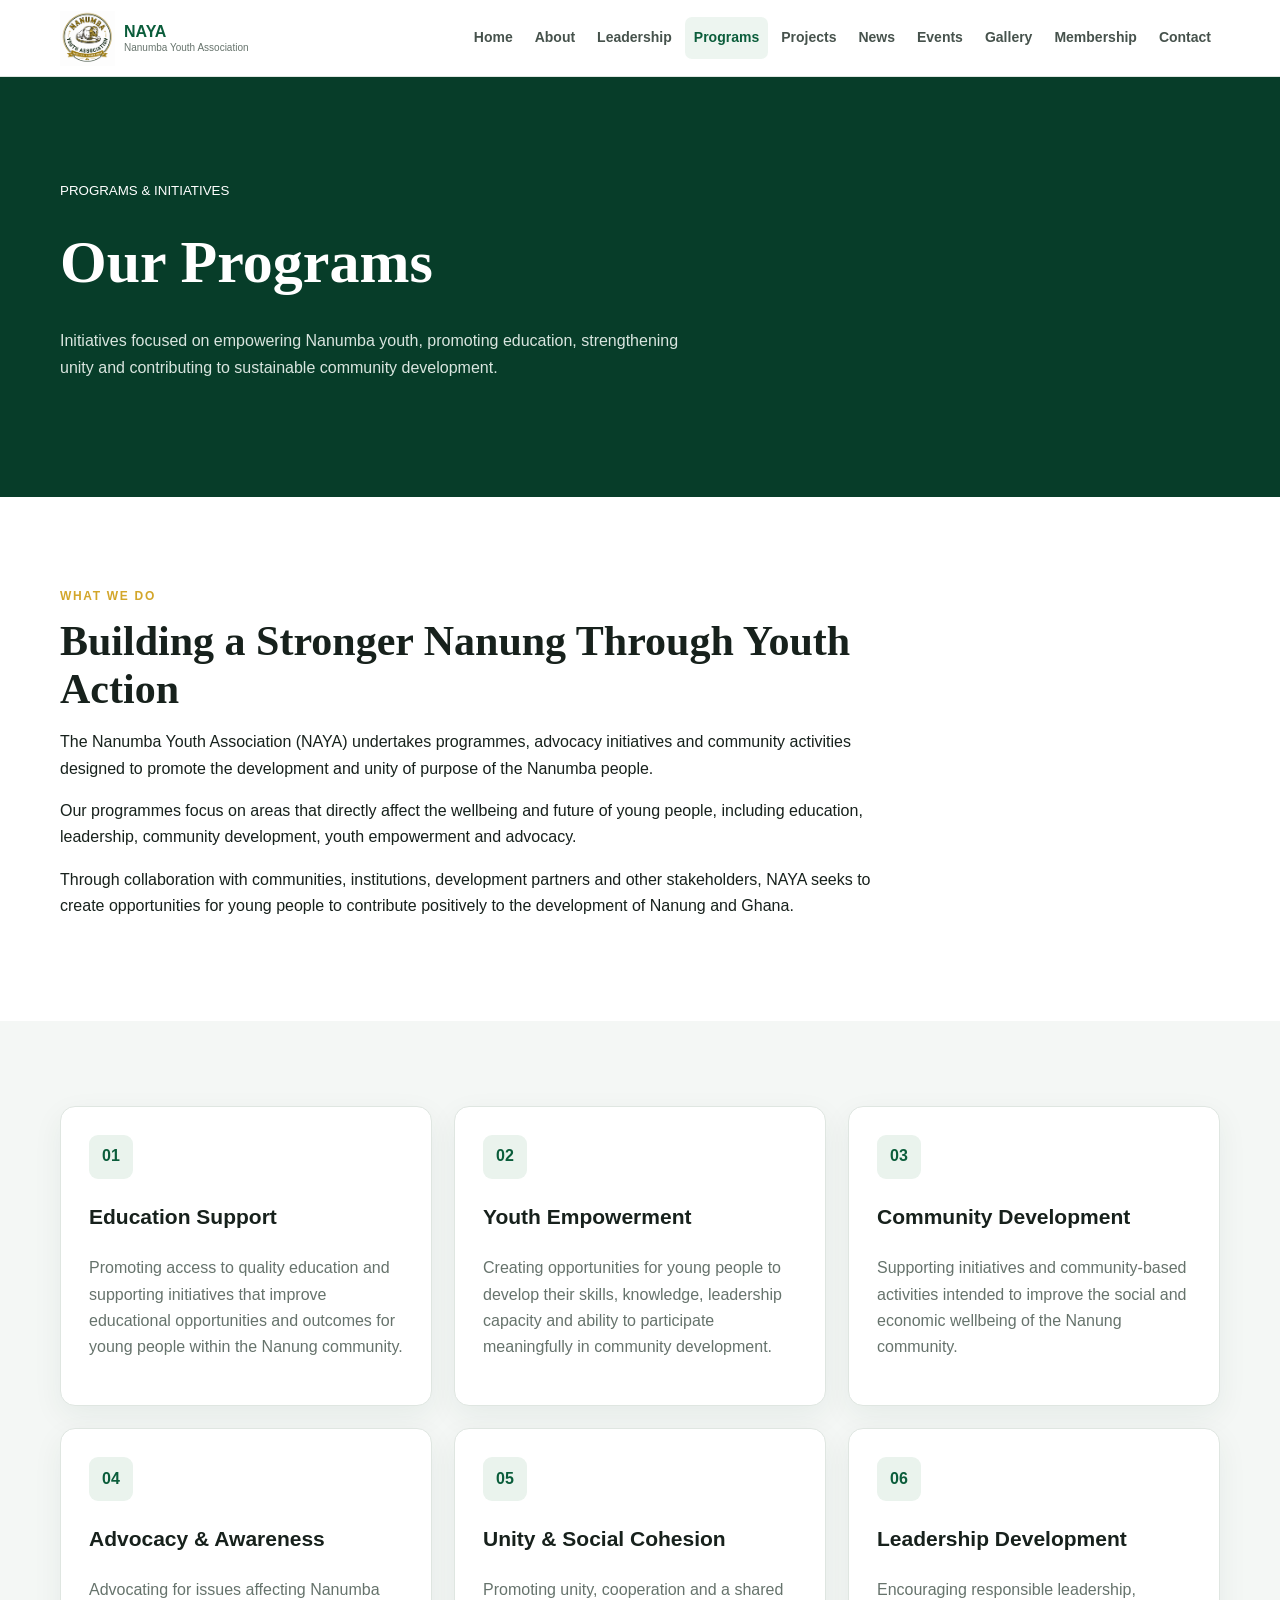
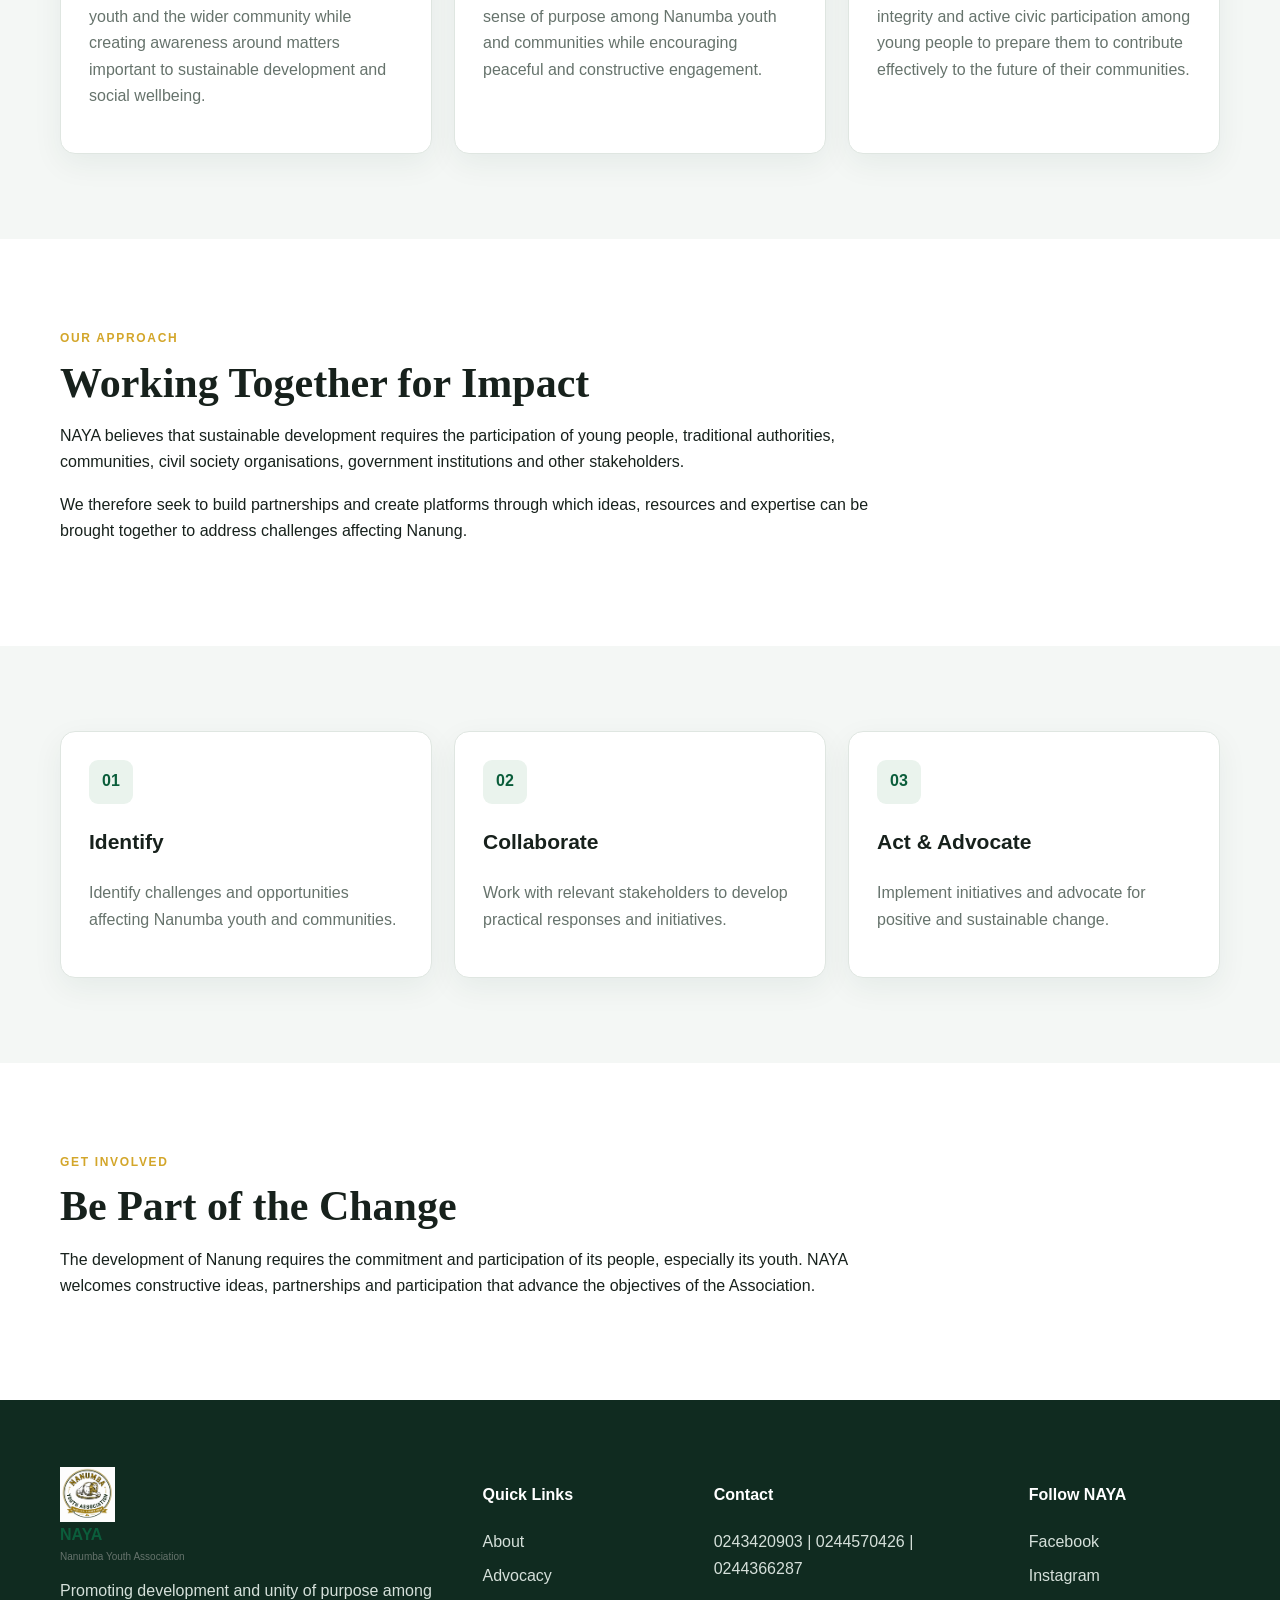
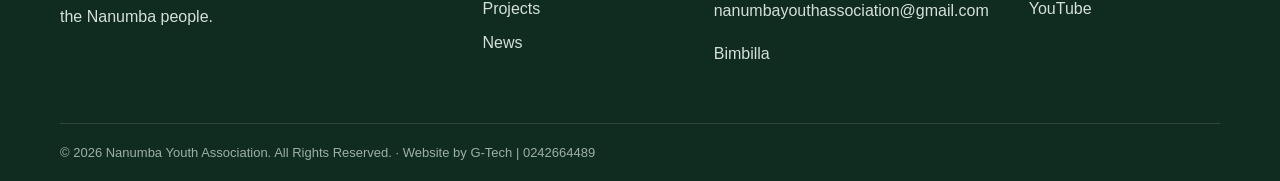
<file: programs.html>
<!doctype html>
<html lang="en">
  <head>
    <meta charset="utf-8" />
    <meta name="viewport" content="width=device-width,initial-scale=1" />

    <title>Programs | Nanumba Youth Association (NAYA)</title>

    <link rel="icon" href="assets/images/favicon.svg" />
    <link rel="stylesheet" href="assets/css/style.css" />
  </head>

  <body>
    <div id="header"></div>

    <main>
      <!-- PAGE HERO -->
      <section class="pagehero">
        <div class="wrap">
          <small>PROGRAMS & INITIATIVES</small>

          <h1>Our Programs</h1>

          <p>
            Initiatives focused on empowering Nanumba youth, promoting
            education, strengthening unity and contributing to sustainable
            community development.
          </p>
        </div>
      </section>

      <!-- INTRODUCTION -->
      <section class="section">
        <div class="wrap">
          <div class="prose">
            <small>WHAT WE DO</small>

            <h2>Building a Stronger Nanung Through Youth Action</h2>

            <p>
              The Nanumba Youth Association (NAYA) undertakes programmes,
              advocacy initiatives and community activities designed to promote
              the development and unity of purpose of the Nanumba people.
            </p>

            <p>
              Our programmes focus on areas that directly affect the wellbeing
              and future of young people, including education, leadership,
              community development, youth empowerment and advocacy.
            </p>

            <p>
              Through collaboration with communities, institutions, development
              partners and other stakeholders, NAYA seeks to create
              opportunities for young people to contribute positively to the
              development of Nanung and Ghana.
            </p>
          </div>
        </div>
      </section>

      <!-- PROGRAM AREAS -->
      <section class="section muted">
        <div class="wrap">
          <div class="grid3">
            <!-- EDUCATION -->
            <article class="card">
              <b>01</b>

              <h3>Education Support</h3>

              <p>
                Promoting access to quality education and supporting initiatives
                that improve educational opportunities and outcomes for young
                people within the Nanung community.
              </p>
            </article>

            <!-- YOUTH EMPOWERMENT -->
            <article class="card">
              <b>02</b>

              <h3>Youth Empowerment</h3>

              <p>
                Creating opportunities for young people to develop their skills,
                knowledge, leadership capacity and ability to participate
                meaningfully in community development.
              </p>
            </article>

            <!-- COMMUNITY DEVELOPMENT -->
            <article class="card">
              <b>03</b>

              <h3>Community Development</h3>

              <p>
                Supporting initiatives and community-based activities intended
                to improve the social and economic wellbeing of the Nanung
                community.
              </p>
            </article>

            <!-- ADVOCACY -->
            <article class="card">
              <b>04</b>

              <h3>Advocacy & Awareness</h3>

              <p>
                Advocating for issues affecting Nanumba youth and the wider
                community while creating awareness around matters important to
                sustainable development and social wellbeing.
              </p>
            </article>

            <!-- UNITY -->
            <article class="card">
              <b>05</b>

              <h3>Unity & Social Cohesion</h3>

              <p>
                Promoting unity, cooperation and a shared sense of purpose among
                Nanumba youth and communities while encouraging peaceful and
                constructive engagement.
              </p>
            </article>

            <!-- LEADERSHIP -->
            <article class="card">
              <b>06</b>

              <h3>Leadership Development</h3>

              <p>
                Encouraging responsible leadership, integrity and active civic
                participation among young people to prepare them to contribute
                effectively to the future of their communities.
              </p>
            </article>
          </div>
        </div>
      </section>

      <!-- HOW WE WORK -->
      <section class="section">
        <div class="wrap">
          <div class="prose">
            <small>OUR APPROACH</small>

            <h2>Working Together for Impact</h2>

            <p>
              NAYA believes that sustainable development requires the
              participation of young people, traditional authorities,
              communities, civil society organisations, government institutions
              and other stakeholders.
            </p>

            <p>
              We therefore seek to build partnerships and create platforms
              through which ideas, resources and expertise can be brought
              together to address challenges affecting Nanung.
            </p>
          </div>
        </div>
      </section>

      <!-- PROGRAMME PARTICIPATION -->
      <section class="section muted">
        <div class="wrap">
          <div class="grid3">
            <article class="card">
              <b>01</b>

              <h3>Identify</h3>

              <p>
                Identify challenges and opportunities affecting Nanumba youth
                and communities.
              </p>
            </article>

            <article class="card">
              <b>02</b>

              <h3>Collaborate</h3>

              <p>
                Work with relevant stakeholders to develop practical responses
                and initiatives.
              </p>
            </article>

            <article class="card">
              <b>03</b>

              <h3>Act & Advocate</h3>

              <p>
                Implement initiatives and advocate for positive and sustainable
                change.
              </p>
            </article>
          </div>
        </div>
      </section>

      <!-- CALL TO ACTION -->
      <section class="section">
        <div class="wrap">
          <div class="prose">
            <small>GET INVOLVED</small>

            <h2>Be Part of the Change</h2>

            <p>
              The development of Nanung requires the commitment and
              participation of its people, especially its youth. NAYA welcomes
              constructive ideas, partnerships and participation that advance
              the objectives of the Association.
            </p>
          </div>
        </div>
      </section>
    </main>

    <div id="footer"></div>

    <script src="assets/js/script.js"></script>
  </body>
</html>
</file>
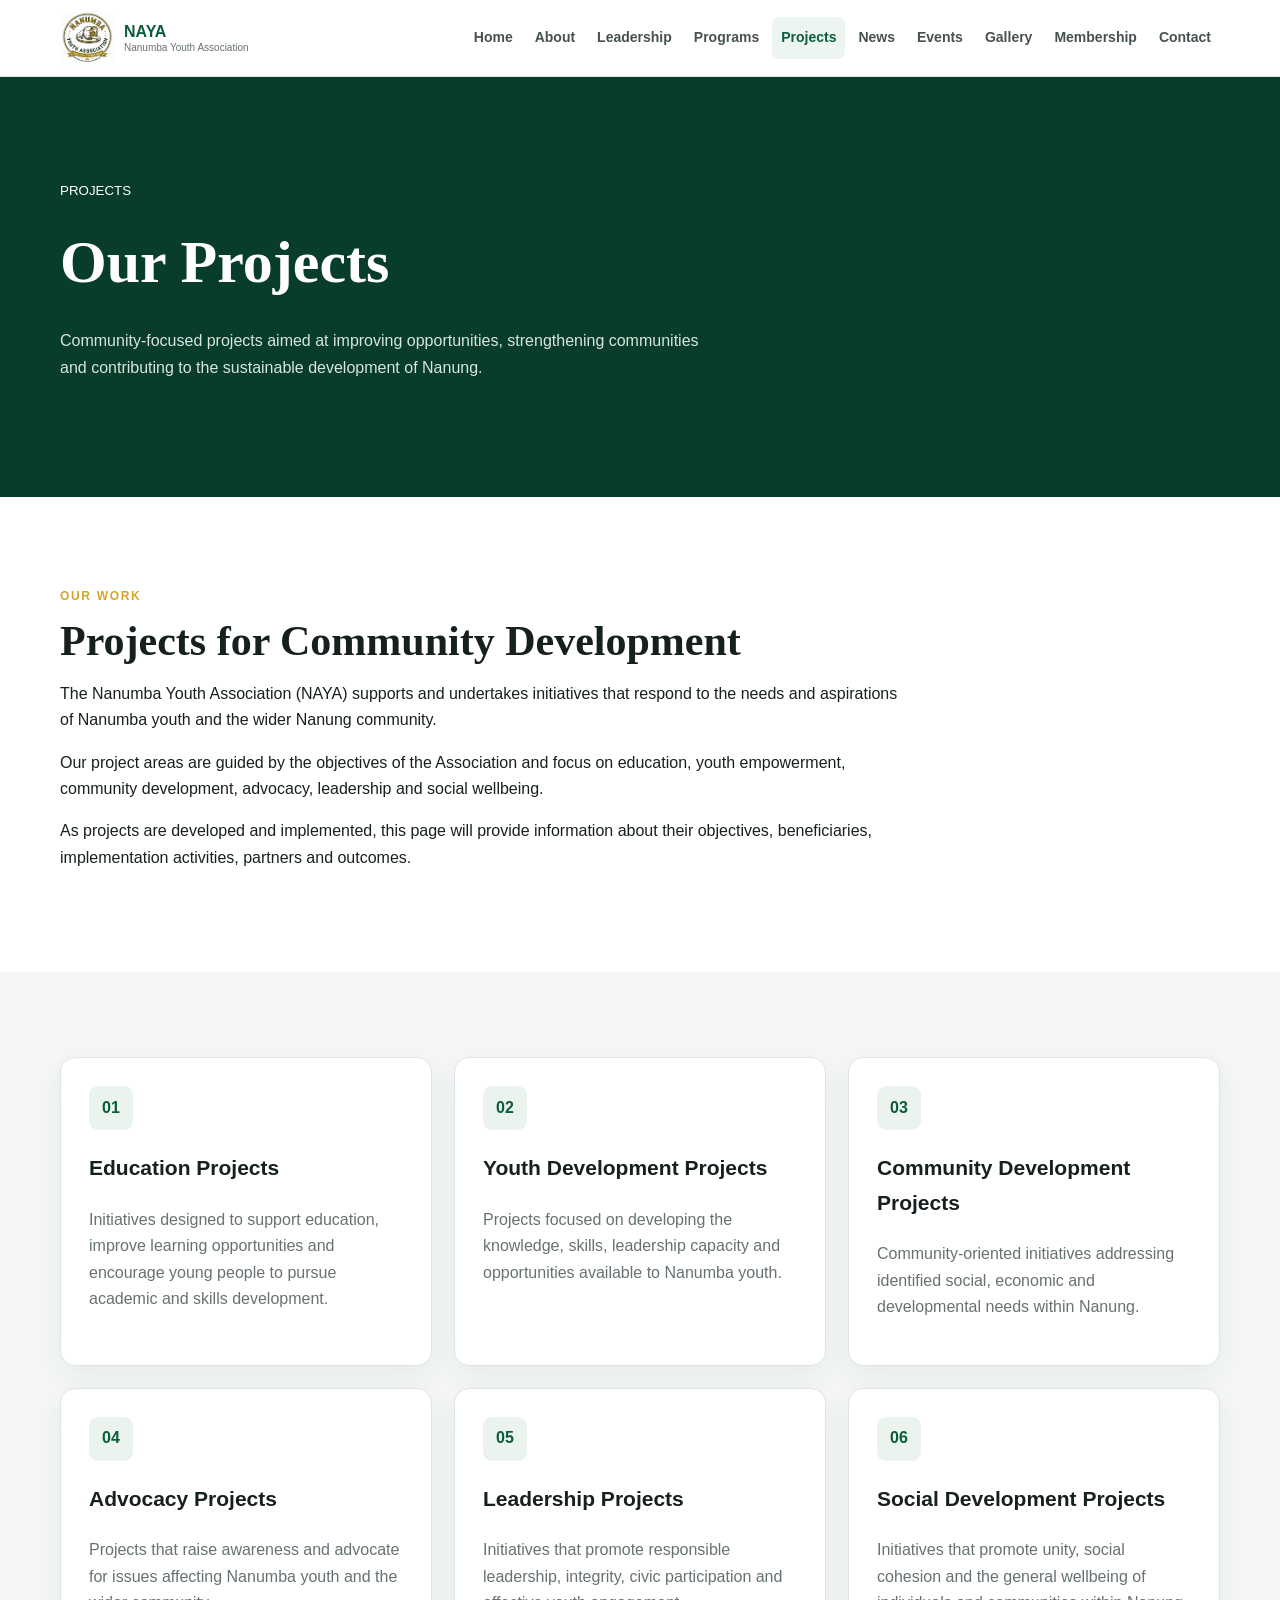
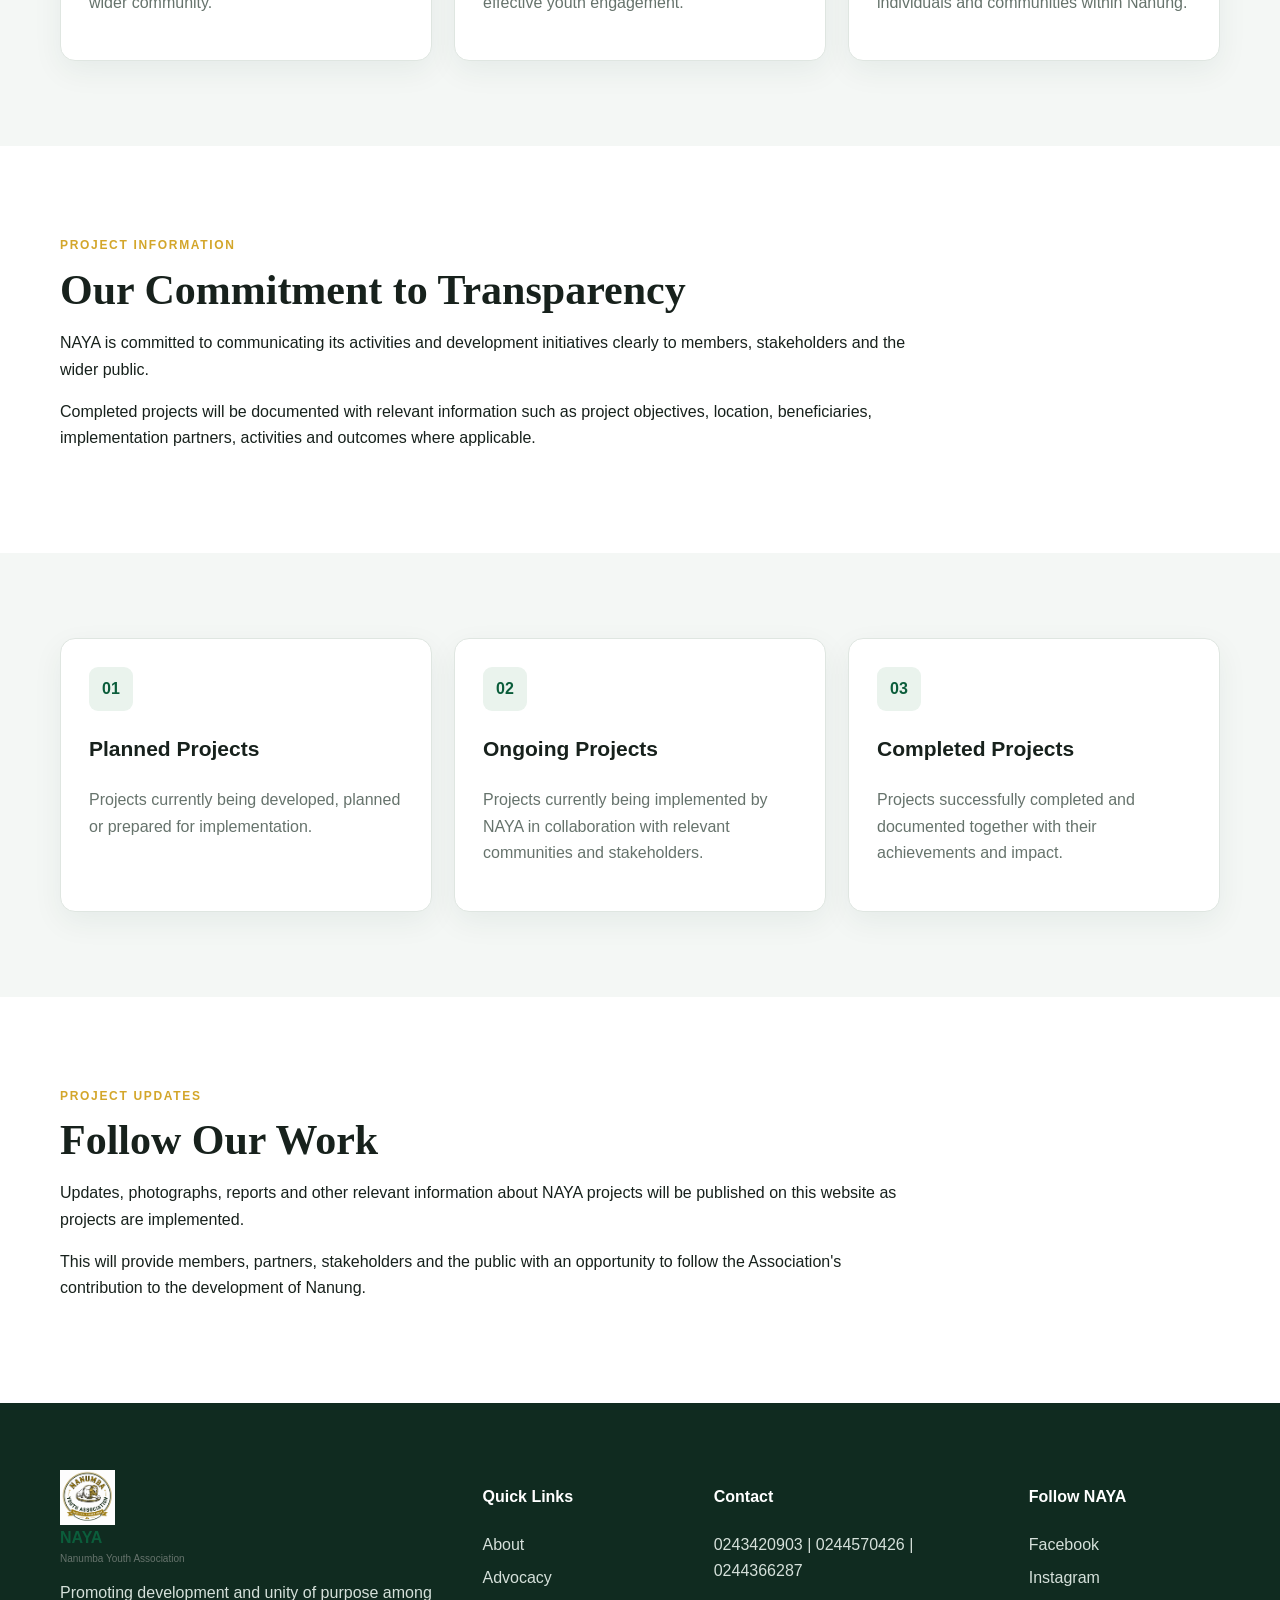
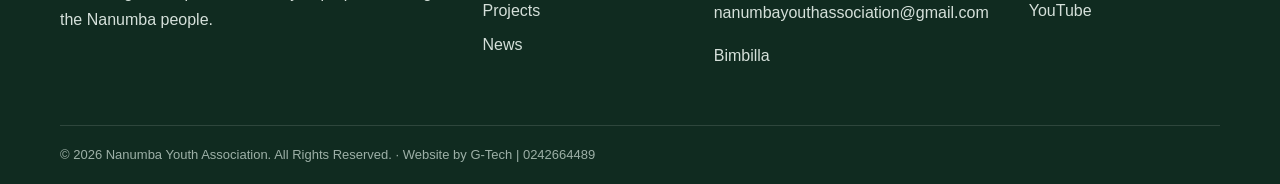
<file: projects.html>
<!doctype html>
<html lang="en">
  <head>
    <meta charset="utf-8" />
    <meta name="viewport" content="width=device-width,initial-scale=1" />

    <title>Projects | Nanumba Youth Association (NAYA)</title>

    <link rel="icon" href="assets/images/favicon.svg" />
    <link rel="stylesheet" href="assets/css/style.css" />
  </head>

  <body>
    <div id="header"></div>

    <main>
      <!-- PAGE HERO -->
      <section class="pagehero">
        <div class="wrap">
          <small>PROJECTS</small>

          <h1>Our Projects</h1>

          <p>
            Community-focused projects aimed at improving opportunities,
            strengthening communities and contributing to the sustainable
            development of Nanung.
          </p>
        </div>
      </section>

      <!-- INTRODUCTION -->
      <section class="section">
        <div class="wrap">
          <div class="prose">
            <small>OUR WORK</small>

            <h2>Projects for Community Development</h2>

            <p>
              The Nanumba Youth Association (NAYA) supports and undertakes
              initiatives that respond to the needs and aspirations of Nanumba
              youth and the wider Nanung community.
            </p>

            <p>
              Our project areas are guided by the objectives of the Association
              and focus on education, youth empowerment, community development,
              advocacy, leadership and social wellbeing.
            </p>

            <p>
              As projects are developed and implemented, this page will provide
              information about their objectives, beneficiaries, implementation
              activities, partners and outcomes.
            </p>
          </div>
        </div>
      </section>

      <!-- PROJECT AREAS -->
      <section class="section muted">
        <div class="wrap">
          <div class="grid3">
            <!-- EDUCATION PROJECTS -->
            <article class="card">
              <b>01</b>

              <h3>Education Projects</h3>

              <p>
                Initiatives designed to support education, improve learning
                opportunities and encourage young people to pursue academic and
                skills development.
              </p>
            </article>

            <!-- YOUTH DEVELOPMENT -->
            <article class="card">
              <b>02</b>

              <h3>Youth Development Projects</h3>

              <p>
                Projects focused on developing the knowledge, skills, leadership
                capacity and opportunities available to Nanumba youth.
              </p>
            </article>

            <!-- COMMUNITY PROJECTS -->
            <article class="card">
              <b>03</b>

              <h3>Community Development Projects</h3>

              <p>
                Community-oriented initiatives addressing identified social,
                economic and developmental needs within Nanung.
              </p>
            </article>

            <!-- ADVOCACY PROJECTS -->
            <article class="card">
              <b>04</b>

              <h3>Advocacy Projects</h3>

              <p>
                Projects that raise awareness and advocate for issues affecting
                Nanumba youth and the wider community.
              </p>
            </article>

            <!-- LEADERSHIP PROJECTS -->
            <article class="card">
              <b>05</b>

              <h3>Leadership Projects</h3>

              <p>
                Initiatives that promote responsible leadership, integrity,
                civic participation and effective youth engagement.
              </p>
            </article>

            <!-- SOCIAL DEVELOPMENT -->
            <article class="card">
              <b>06</b>

              <h3>Social Development Projects</h3>

              <p>
                Initiatives that promote unity, social cohesion and the general
                wellbeing of individuals and communities within Nanung.
              </p>
            </article>
          </div>
        </div>
      </section>

      <!-- PROJECT INFORMATION -->
      <section class="section">
        <div class="wrap">
          <div class="prose">
            <small>PROJECT INFORMATION</small>

            <h2>Our Commitment to Transparency</h2>

            <p>
              NAYA is committed to communicating its activities and development
              initiatives clearly to members, stakeholders and the wider public.
            </p>

            <p>
              Completed projects will be documented with relevant information
              such as project objectives, location, beneficiaries,
              implementation partners, activities and outcomes where applicable.
            </p>
          </div>
        </div>
      </section>

      <!-- PROJECT STATUS -->
      <section class="section muted">
        <div class="wrap">
          <div class="grid3">
            <article class="card">
              <b>01</b>

              <h3>Planned Projects</h3>

              <p>
                Projects currently being developed, planned or prepared for
                implementation.
              </p>
            </article>

            <article class="card">
              <b>02</b>

              <h3>Ongoing Projects</h3>

              <p>
                Projects currently being implemented by NAYA in collaboration
                with relevant communities and stakeholders.
              </p>
            </article>

            <article class="card">
              <b>03</b>

              <h3>Completed Projects</h3>

              <p>
                Projects successfully completed and documented together with
                their achievements and impact.
              </p>
            </article>
          </div>
        </div>
      </section>

      <!-- PROJECT UPDATES -->
      <section class="section">
        <div class="wrap">
          <div class="prose">
            <small>PROJECT UPDATES</small>

            <h2>Follow Our Work</h2>

            <p>
              Updates, photographs, reports and other relevant information about
              NAYA projects will be published on this website as projects are
              implemented.
            </p>

            <p>
              This will provide members, partners, stakeholders and the public
              with an opportunity to follow the Association's contribution to
              the development of Nanung.
            </p>
          </div>
        </div>
      </section>
    </main>

    <div id="footer"></div>

    <script src="assets/js/script.js"></script>
  </body>
</html>
</file>
<file: assets/css/style.css>
:root {
  --g: #0b5d3b;
  --gd: #073d29;
  --gold: #d3a62a;
  --ink: #17211c;
  --muted: #66736c;
  --light: #f4f7f5;
  --border: #dfe6e1;
  --max: 1160px;
}
* {
  box-sizing: border-box;
}
body {
  margin: 0;
  font:
    16px/1.65 Arial,
    sans-serif;
  color: var(--ink);
}
a {
  text-decoration: none;
  color: inherit;
}
.wrap {
  width: min(var(--max), calc(100% - 32px));
  margin: auto;
}
header {
  position: sticky;
  top: 0;
  z-index: 9;
  background: #fff;
  border-bottom: 1px solid var(--border);
}
.nav {
  min-height: 76px;
  display: flex;
  align-items: center;
  justify-content: space-between;
}
.brand {
  display: flex;
  align-items: center;
  gap: 9px;
  color: var(--g);
}
.brand span {
  width: 42px;
  height: 42px;
  border-radius: 50%;
  display: grid;
  place-items: center;
  background: var(--g);
  color: #fff;
  font-weight: bold;
}
.brand strong {
  line-height: 1;
}
.brand small {
  display: block;
  font-size: 10px;
  color: var(--muted);
  font-weight: normal;
  margin-top: 3px;
}
nav {
  display: flex;
  gap: 4px;
}
nav a {
  padding: 9px;
  font-size: 14px;
  font-weight: bold;
  color: #46524c;
  border-radius: 7px;
}
nav a:hover,
nav a.active {
  background: #edf5f0;
  color: var(--g);
}
#menu {
  display: none;
  border: 0;
  background: none;
  font-size: 25px;
}
.hero {
  min-height: 620px;
  display: flex;
  align-items: center;
  background: linear-gradient(120deg, #073d29, #0b5d3b);
  color: #fff;
}
.hero-content {
  padding: 100px 0;
}
.hero-content > span,
.section small,
.cta small {
  letter-spacing: 0.14em;
  font-weight: bold;
  color: var(--gold);
  font-size: 12px;
}
.hero h1,
.pagehero h1,
h2 {
  font-family: Georgia, serif;
}
.hero h1 {
  font-size: clamp(42px, 7vw, 78px);
  line-height: 1.04;
  margin: 18px 0;
}
.hero p {
  font-size: 19px;
  max-width: 650px;
  color: #e3ece7;
}
.btn {
  display: inline-block;
  padding: 12px 20px;
  border-radius: 8px;
  font-weight: bold;
  margin: 8px 5px 0 0;
}
.primary {
  background: var(--gold);
  color: #17211c;
}
.outline {
  border: 1px solid #fff;
  color: #fff;
}
.dark-outline {
  border: 1px solid var(--g);
  color: var(--g);
}
.section {
  padding: 85px 0;
}
.muted {
  background: var(--light);
}
.intro {
  display: grid;
  grid-template-columns: 1fr 1fr;
  gap: 70px;
}
.heading {
  display: flex;
  justify-content: space-between;
  align-items: end;
  margin-bottom: 30px;
}
.center {
  text-align: center;
  display: block;
}
h2 {
  font-size: 42px;
  line-height: 1.15;
  margin: 8px 0 0;
}
.grid3 {
  display: grid;
  grid-template-columns: repeat(3, 1fr);
  gap: 22px;
}
.card,
.content {
  border: 1px solid var(--border);
  border-radius: 15px;
  background: #fff;
  overflow: hidden;
  box-shadow: 0 10px 30px #073d2910;
}
.card {
  padding: 28px;
}
.card > b {
  display: grid;
  place-items: center;
  width: 44px;
  height: 44px;
  border-radius: 9px;
  background: #eaf3ed;
  color: var(--g);
}
.card h3,
.content h3 {
  font-size: 21px;
}
.card p,
.content p,
.intro p {
  color: var(--muted);
}
.placeholder {
  font-style: italic;
  font-size: 13px !important;
}
.placeholder-img {
  height: 190px;
  background: linear-gradient(135deg, #dbe6df, #eff3f0);
  display: grid;
  place-items: center;
  color: #718078;
  font-weight: bold;
}
.content > div:last-child {
  padding: 22px;
}
.link {
  color: var(--g);
  font-weight: bold;
}
.cta {
  padding: 70px 0;
  background: #f1ead5;
}
.cta .wrap {
  display: flex;
  align-items: center;
  justify-content: space-between;
  gap: 30px;
}
.cta h2 {
  margin-bottom: 5px;
}
footer {
  background: #102b20;
  color: #d5e0da;
  padding-top: 60px;
}
.foot {
  display: grid;
  grid-template-columns: 2fr 1fr 1fr 1fr;
  gap: 40px;
  padding-bottom: 40px;
}
.foot h4 {
  color: #fff;
}
.foot a {
  display: block;
  margin: 7px 0;
}
.copyright {
  border-top: 1px solid #ffffff20;
  padding: 18px 0;
  font-size: 13px;
  color: #9db0a7;
}
.pagehero {
  padding: 100px 0;
  background: var(--gd);
  color: #fff;
}
.pagehero h1 {
  font-size: 60px;
  margin: 10px 0;
}
.pagehero p {
  max-width: 650px;
  color: #d9e5df;
}
.prose {
  max-width: 850px;
}
.notice {
  padding: 16px;
  background: #fff9e7;
  border-left: 4px solid var(--gold);
}
.list {
  padding-left: 20px;
}
.leaders,
.gallery {
  display: grid;
  grid-template-columns: repeat(3, 1fr);
  gap: 22px;
}
.leader,
.gallery div {
  border: 1px solid var(--border);
  border-radius: 14px;
  overflow: hidden;
}
.photo {
  height: 260px;
  background: #dce7e0;
  display: grid;
  place-items: center;
  color: #718078;
}
.leader h3,
.leader p {
  padding: 0 20px;
}
.gallery div {
  height: 250px;
  display: grid;
  place-items: center;
  background: #e7eee9;
  color: #718078;
  font-weight: bold;
}
.event {
  display: flex;
  gap: 22px;
  padding: 22px;
  border: 1px solid var(--border);
  border-radius: 14px;
  margin: 15px 0;
}
.date {
  width: 75px;
  height: 75px;
  background: #edf5f0;
  color: var(--g);
  display: grid;
  place-items: center;
  flex: none;
}
.formgrid {
  display: grid;
  grid-template-columns: 1fr 1fr;
  gap: 45px;
}
.form {
  padding: 28px;
  border: 1px solid var(--border);
  border-radius: 15px;
  box-shadow: 0 10px 30px #073d2910;
}
.form label {
  display: block;
  font-weight: bold;
  margin: 14px 0;
}
.form input,
.form textarea,
.form select {
  width: 100%;
  padding: 12px;
  border: 1px solid var(--border);
  border-radius: 7px;
  font: inherit;
}
.map {
  height: 230px;
  background: #e7eee9;
  display: grid;
  place-items: center;
  border-radius: 12px;
  margin-top: 20px;
}
@media (max-width: 950px) {
  nav {
    display: none;
    position: absolute;
    left: 0;
    right: 0;
    top: 76px;
    background: #fff;
    flex-direction: column;
    padding: 12px 20px;
    border-bottom: 1px solid var(--border);
  }
  nav.open {
    display: flex;
  }
  #menu {
    display: block;
  }
  .intro,
  .formgrid {
    grid-template-columns: 1fr;
  }
  .grid3,
  .leaders,
  .gallery {
    grid-template-columns: 1fr 1fr;
  }
  .foot {
    grid-template-columns: 1fr 1fr;
  }
  .cta .wrap {
    display: block;
  }
}
@media (max-width: 600px) {
  .grid3,
  .leaders,
  .gallery {
    grid-template-columns: 1fr;
  }
  .hero h1 {
    font-size: 44px;
  }
  .section {
    padding: 60px 0;
  }
  .heading {
    display: block;
  }
  .pagehero h1 {
    font-size: 45px;
  }
  .foot {
    grid-template-columns: 1fr;
  }
  .event {
    display: block;
  }
}

.naya-logo {
  width: 55px;
  height: 55px;
  object-fit: contain;
  display: block;
}
.hero-logo img {
  width: 180px;
  height: 180px;
  object-fit: contain;
  display: block;
  margin: 0 auto 25px;
}
.video-container {
  position: relative;
  width: 100%;
  aspect-ratio: 16 / 9;
  overflow: hidden;
  border-radius: 10px;
  margin-top: 15px;
}

.video-container iframe {
  width: 100%;
  height: 100%;
  border: 0;
}
.photo-card {
  overflow: hidden;
  padding: 0;
  border-radius: 12px;
}

.photo-card img {
  display: block;
  width: 100%;
  height: 100%;
  min-height: 260px;
  object-fit: contain;
  object-position: center;
  background: #f4f7f5;
}
.media-card {
  overflow: hidden;
  padding: 0;
  border-radius: 12px;
}

.conference-photo {
  width: 100%;
  height: 260px;
  overflow: hidden;
}

.conference-photo img {
  width: 100%;
  height: 100%;
  display: block;
  object-fit: cover;
  object-position: center;
}

.video-container {
  width: 100%;
  aspect-ratio: 16 / 9;
  background: #000;
  overflow: hidden;
}

.video-container video {
  width: 100%;
  height: 100%;
  display: block;
  object-fit: cover;
}

.media-card > div:last-child {
  padding: 20px;
}
/* ================================
   EXECUTIVE LEADERSHIP PHOTOS
   ================================ */

.photo {
  width: 150px;
  height: 180px;
  margin: 0 auto 20px;
  overflow: hidden;
  border-radius: 6px;
  background: linear-gradient(180deg, #f1f4f2 0%, #e3e9e5 100%);
  border: 2px solid #d3ddd7;
  display: flex;
  align-items: center;
  justify-content: center;
  position: relative;
}

.photo img {
  width: 100%;
  height: 100%;
  display: block;
  object-fit: cover;
  object-position: center;
}

/* Passport-style placeholder */

/* Head */
.photo-placeholder::before {
  content: "";
  position: absolute;
  width: 58px;
  height: 58px;
  top: 28px;
  left: 50%;
  transform: translateX(-50%);
  background: #9da9a2;
  border-radius: 50%;
}

/* Body */
.photo-placeholder::after {
  content: "";
  position: absolute;
  width: 110px;
  height: 85px;
  left: 50%;
  bottom: 0;
  transform: translateX(-50%);
  background: #9da9a2;
  border-radius: 55px 55px 8px 8px;
}
</file>
